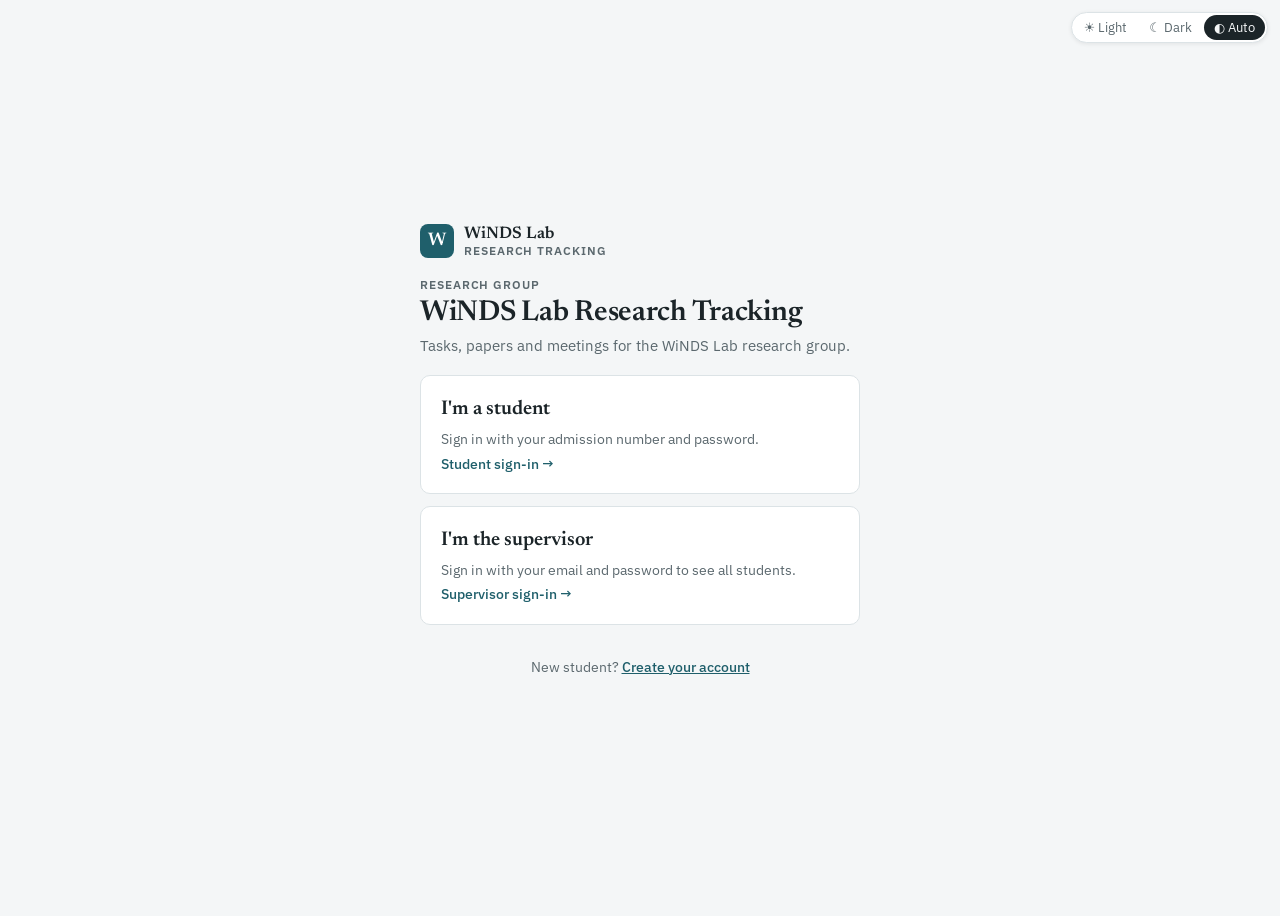
<file: index.html>
<!doctype html>
<html lang="en">
<head>
<meta charset="utf-8">
<meta name="viewport" content="width=device-width, initial-scale=1, viewport-fit=cover">
<title>WiNDS Lab Research Tracking</title>
<link rel="preconnect" href="https://fonts.googleapis.com">
<link rel="preconnect" href="https://fonts.gstatic.com" crossorigin>
<link rel="stylesheet" href="https://fonts.googleapis.com/css2?family=Newsreader:opsz,wght@6..72,500;6..72,600&family=IBM+Plex+Sans:wght@400;500;600&family=IBM+Plex+Mono:wght@400;500&display=swap">
<link rel="stylesheet" href="assets/app.css?v=20261125-1715">
<script src="assets/theme.js?v=20261125-1715"></script>
<style>
  .choices { display: grid; gap: 12px; }
  .choice { display: grid; gap: 4px; padding: 18px 20px; border: 1px solid var(--line); border-radius: 10px; background: var(--surface); color: var(--ink); text-decoration: none; }
  .choice:hover, .choice:focus-visible { border-color: var(--accent); box-shadow: inset 3px 0 0 var(--accent); outline: none; }
  .choice b { font-family: var(--f-display); font-size: 1.25rem; font-weight: 600; }
  .choice span { color: var(--muted); font-size: 0.9rem; }
  .choice .go { color: var(--accent); font-weight: 500; font-size: 0.88rem; }
</style>
</head>
<body>
<div class="auth-wrap">
  <div class="auth-card">
    <div class="auth-brand">
      <div class="auth-logo"><span class="brand-mark" aria-hidden="true">W</span><span class="brand-text"><b>WiNDS Lab</b><span>Research Tracking</span></span></div>
      <div class="label">Research group</div>
      <h1 id="groupName">WiNDS Lab Research Tracking</h1>
      <p>Tasks, papers and meetings for the WiNDS Lab research group.</p>
    </div>
    <nav class="choices" aria-label="Choose how to sign in">
      <a class="choice" href="student-login.html">
        <b>I'm a student</b>
        <span>Sign in with your admission number and password.</span>
        <span class="go">Student sign-in →</span>
      </a>
      <a class="choice" href="supervisor-login.html">
        <b>I'm the supervisor</b>
        <span>Sign in with your email and password to see all students.</span>
        <span class="go">Supervisor sign-in →</span>
      </a>
    </nav>
    <p class="auth-foot">New student? <a href="register.html">Create your account</a></p>
  </div>
</div>
<script type="module">
  import { configured, currentUser, isSupervisor } from "./assets/core.js?v=20261125-1715";
  import { GROUP_NAME } from "./assets/config.js?v=20261125-1715";
  document.getElementById("groupName").textContent = GROUP_NAME;
  document.title = GROUP_NAME;
  // Already signed in on this browser? Go straight to the right page.
  if (configured) { const u = await currentUser(); if (u) location.replace(isSupervisor(u) ? "dashboard.html" : "student.html"); }
</script>
</body>
</html>
</file>
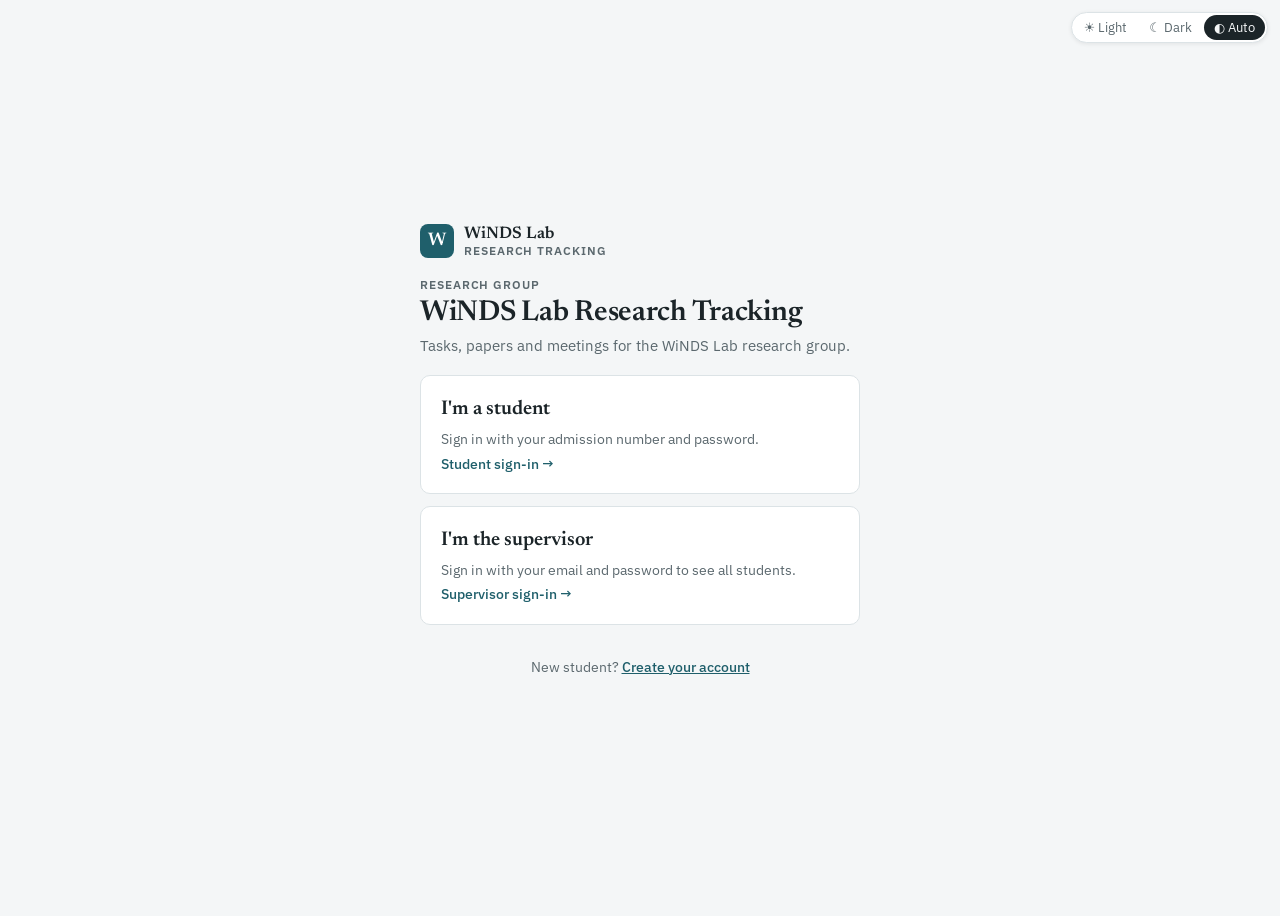
<file: dashboard.html>
<!doctype html>
<html lang="en">
<head>
<meta charset="utf-8">
<meta name="viewport" content="width=device-width, initial-scale=1, viewport-fit=cover">
<title>Supervisor Dashboard · WiNDS Lab Research Tracking</title>
<link rel="preconnect" href="https://fonts.googleapis.com">
<link rel="preconnect" href="https://fonts.gstatic.com" crossorigin>
<link rel="stylesheet" href="https://fonts.googleapis.com/css2?family=Newsreader:opsz,wght@6..72,500;6..72,600&family=IBM+Plex+Sans:wght@400;500;600&family=IBM+Plex+Mono:wght@400;500&display=swap">
<link rel="stylesheet" href="assets/app.css?v=20261125-1715">
<script src="assets/theme.js?v=20261125-1715"></script>
</head>
<body>
<header class="appbar">
  <div class="appbar-in">
    <a class="brand" href="index.html" aria-label="WiNDS Lab Research Tracking, home">
      <span class="brand-mark" aria-hidden="true">W</span>
      <span class="brand-text"><b>WiNDS Lab</b><span>Research Tracking</span></span>
    </a>
    <div class="appbar-right">
      <div id="themeSlot"></div>
      <div class="bell-wrap">
        <button class="bell" type="button" id="bellBtn" aria-label="Notifications" aria-haspopup="true" aria-expanded="false" title="Notifications">
          <svg viewBox="0 0 24 24" width="20" height="20" aria-hidden="true"><path d="M12 3a6 6 0 0 0-6 6v3.6l-1.6 2.7A1 1 0 0 0 5.3 17h13.4a1 1 0 0 0 .9-1.7L18 12.6V9a6 6 0 0 0-6-6Zm-2.2 15.5a2.3 2.3 0 0 0 4.4 0" fill="none" stroke="currentColor" stroke-width="1.7" stroke-linecap="round" stroke-linejoin="round"/></svg>
          <span class="bell-count" id="bellCount" hidden>0</span>
        </button>
        <div class="bell-panel" id="bellPanel" role="dialog" aria-label="Notifications" hidden>
          <div class="bell-head"><b>Notifications</b><button class="textlink" type="button" id="bellRead">Mark all as read</button></div>
          <ul class="bell-list" id="bellList"></ul>
          <div class="bell-foot" id="bellFoot"></div>
        </div>
      </div>
      <div class="account" id="account" hidden>
        <span class="avatar" id="avatar" aria-hidden="true"></span>
        <span class="acct-text"><b id="acctName"></b><span id="acctRole"></span></span>
      </div>
      <button class="btn ghost small signout" type="button" id="signOutBtn">Sign out</button>
    </div>
  </div>
</header>
<div class="app">
  <header class="top">
    <div>
      <div class="label" id="page-eyebrow">Supervisor dashboard</div>
      <h1 id="page-title">Research group</h1>
      <p id="page-sub">Tasks, papers and meetings for every student in the lab. Each student sees only their own.</p>
    </div>
  </header>
  <div class="course-bar" id="courseBar"></div>
  <div class="stats" id="stats"></div>
  <div class="layout">
    <aside class="roster">
      <div class="roster-head"><span class="label">Dashboard</span></div>
      <div class="roster-list" id="roster"></div>
      <section class="panel" id="joinPanel">
        <div class="label">Lab code</div>
        <div style="display:flex;align-items:center;gap:10px;flex-wrap:wrap"><b class="mono" id="joinShow" style="font-size:1.3rem;letter-spacing:0.12em">—</b><button class="btn ghost small" type="button" id="joinEditBtn">Change</button></div>
        <form id="joinForm" hidden><label class="fieldlabel">New lab code (4–12 letters or digits)<input id="joinNew" maxlength="12" autocomplete="off"></label><div class="row"><button class="btn small" type="submit">Save code</button><button class="btn ghost small" type="button" id="joinCancel">Cancel</button></div></form>
        <div class="label" style="margin-top:6px">Student sign-up link</div>
        <p class="note">Send students this link and the lab code. Without the code, nobody can create an account.</p>
        <code id="signupUrl" class="signup-url"></code>
        <button class="btn ghost small" type="button" id="copySignup">Copy link</button>
      </section>
    </aside>
    <main class="detail" id="detail"></main>
  </div>
</div>
<div id="status" role="status" hidden></div>
<script>
  if (location.protocol === "file:") document.getElementById("detail").innerHTML = '<div class="empty"><h3>Open the website address</h3><p>This page was opened as a file. Open your GitHub Pages address (https://YOUR-NAME.github.io/REPO/) instead.</p></div>';
</script>
<script type="module">
  import { start } from "./assets/tracker.js?v=20261125-1715";
  start("supervisor");
</script>
</body>
</html>
</file>
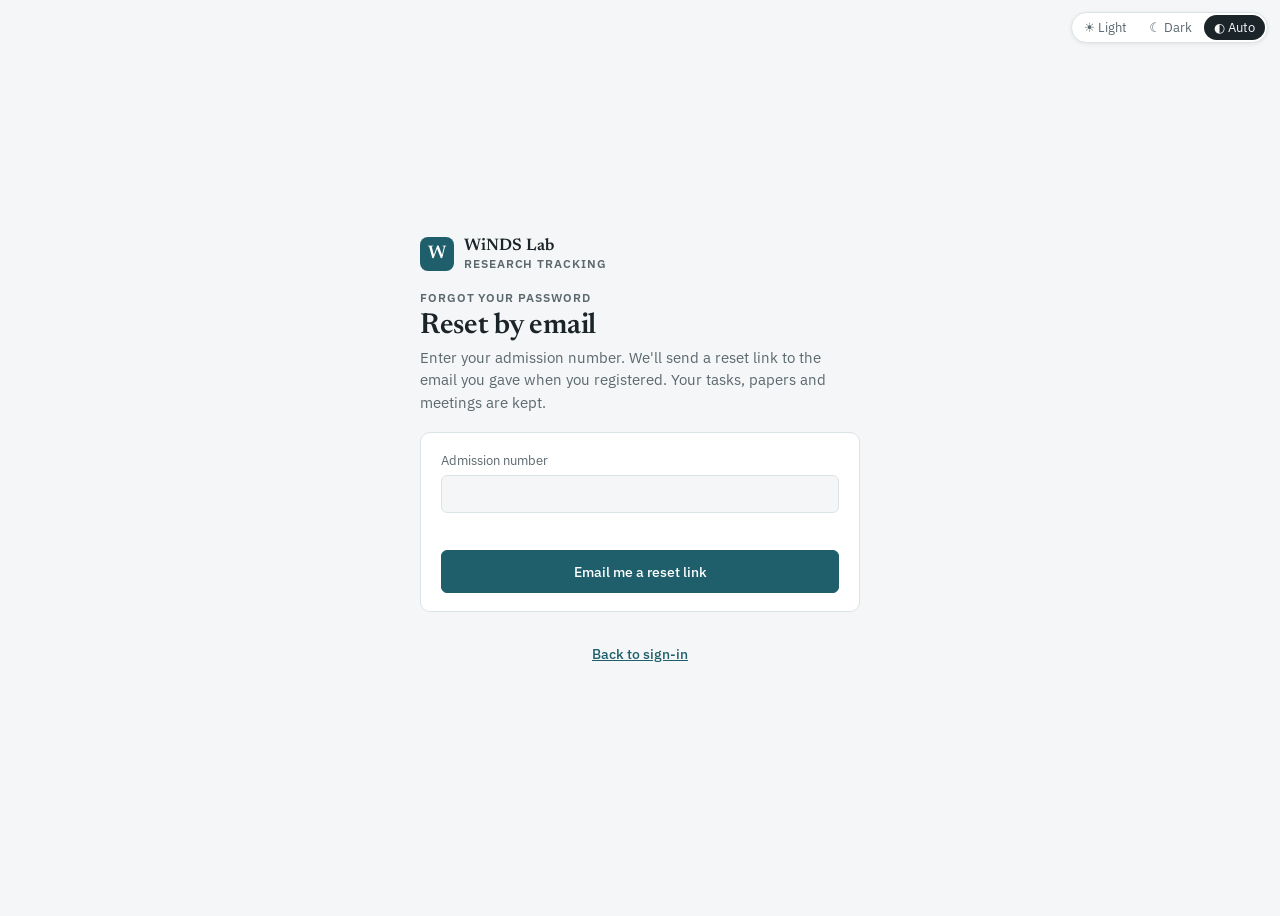
<file: forgot.html>
<!doctype html>
<html lang="en">
<head>
<meta charset="utf-8">
<meta name="viewport" content="width=device-width, initial-scale=1, viewport-fit=cover">
<title>Forgot password · WiNDS Lab Research Tracking</title>
<link rel="preconnect" href="https://fonts.googleapis.com">
<link rel="preconnect" href="https://fonts.gstatic.com" crossorigin>
<link rel="stylesheet" href="https://fonts.googleapis.com/css2?family=Newsreader:opsz,wght@6..72,500;6..72,600&family=IBM+Plex+Sans:wght@400;500;600&family=IBM+Plex+Mono:wght@400;500&display=swap">
<link rel="stylesheet" href="assets/app.css?v=20261125-1715">
<script src="assets/theme.js?v=20261125-1715"></script>
</head>
<body>
<div class="auth-wrap">
  <div class="auth-card">
    <div class="auth-brand">
      <div class="auth-logo"><span class="brand-mark" aria-hidden="true">W</span><span class="brand-text"><b>WiNDS Lab</b><span>Research Tracking</span></span></div>
      <div class="label" id="eyebrow">Forgot your password</div>
      <h1 id="title">Reset by email</h1>
      <p id="intro">Enter your admission number. We'll send a reset link to the email you gave when you registered. Your tasks, papers and meetings are kept.</p>
    </div>
    <section class="panel" id="card">
      <form id="form" novalidate>
        <label class="fieldlabel" id="whoLabel">Admission number<input id="who" required autocomplete="username"></label>
        <p class="err" id="err" role="alert"></p>
        <button class="btn block" type="submit" id="btn">Email me a reset link</button>
      </form>
    </section>
    <p class="auth-foot"><a id="back" href="student-login.html">Back to sign-in</a></p>
  </div>
</div>
<script type="module">
  import { configured, requestReset, authMessage, setupNotice } from "./assets/core.js?v=20261125-1715";
  const $ = id => document.getElementById(id);
  const sup = new URLSearchParams(location.search).get("who") === "supervisor";
  if (sup) {
    $("eyebrow").textContent = "Forgot your password";
    $("intro").textContent = "Enter your supervisor email. We'll send a link to choose a new password. All student records are kept.";
    $("whoLabel").firstChild.textContent = "Supervisor email";
    $("who").type = "email"; $("back").href = "supervisor-login.html";
  }
  if (!configured) setupNotice($("card"));
  $("form")?.addEventListener("submit", async e => {
    e.preventDefault(); $("err").textContent = "";
    const who = $("who").value.trim();
    if (!who) { $("err").textContent = sup ? "Enter your email." : "Enter your admission number."; return; }
    $("btn").disabled = true; $("btn").textContent = "Sending…";
    try {
      await requestReset(who);
      $("card").innerHTML = "";
      const box = document.createElement("div"); box.className = "empty";
      const h = document.createElement("h3"); h.textContent = "Check your email";
      const p1 = document.createElement("p"); p1.textContent = sup
        ? "If that email belongs to the supervisor account, a reset link is on its way. It works once, for 60 minutes."
        : "If that admission number is registered with an email, a reset link is on its way. It works once, for 60 minutes. Check your spam folder too.";
      const p2 = document.createElement("p"); p2.textContent = sup
        ? "No email after a few minutes? In the Apps Script editor, run newSetupKey and sign up again; student data is kept."
        : "No email after a few minutes, or no email on file? Ask your supervisor to reset your password from their dashboard.";
      box.append(h, p1, p2); $("card").append(box);
    } catch (err) { $("err").textContent = authMessage(err); $("btn").disabled = false; $("btn").textContent = "Email me a reset link"; }
  });
</script>
</body>
</html>
</file>
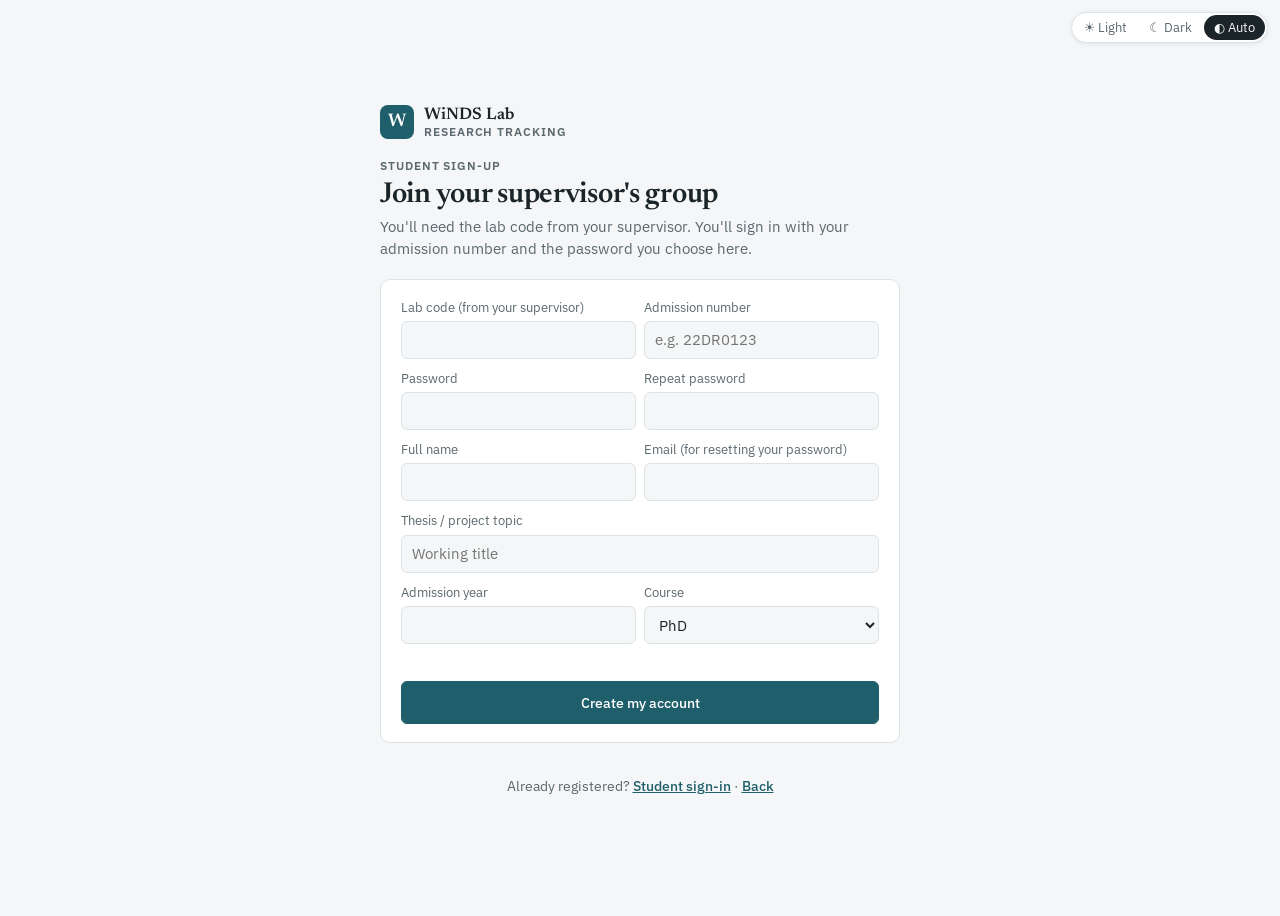
<file: register.html>
<!doctype html>
<html lang="en">
<head>
<meta charset="utf-8">
<meta name="viewport" content="width=device-width, initial-scale=1, viewport-fit=cover">
<title>Student registration · WiNDS Lab Research Tracking</title>
<link rel="preconnect" href="https://fonts.googleapis.com">
<link rel="preconnect" href="https://fonts.gstatic.com" crossorigin>
<link rel="stylesheet" href="https://fonts.googleapis.com/css2?family=Newsreader:opsz,wght@6..72,500;6..72,600&family=IBM+Plex+Sans:wght@400;500;600&family=IBM+Plex+Mono:wght@400;500&display=swap">
<link rel="stylesheet" href="assets/app.css?v=20261125-1715">
<script src="assets/theme.js?v=20261125-1715"></script>
</head>
<body>
<div class="auth-wrap">
  <div class="auth-card" style="max-width:520px">
    <div class="auth-brand">
      <div class="auth-logo"><span class="brand-mark" aria-hidden="true">W</span><span class="brand-text"><b>WiNDS Lab</b><span>Research Tracking</span></span></div>
      <div class="label">Student sign-up</div>
      <h1>Join your supervisor's group</h1>
      <p>You'll need the lab code from your supervisor. You'll sign in with your admission number and the password you choose here.</p>
    </div>

    <section class="panel" id="card">
      <form id="regForm" novalidate>
        <div class="row">
          <label class="fieldlabel">Lab code (from your supervisor)<input id="code" required maxlength="12" autocomplete="off"></label>
          <label class="fieldlabel">Admission number<input id="adm" required maxlength="40" autocomplete="username" placeholder="e.g. 22DR0123"></label>
        </div>
        <div class="row">
          <label class="fieldlabel">Password<input id="secret" type="password" required minlength="6" autocomplete="new-password"></label>
          <label class="fieldlabel">Repeat password<input id="secret2" type="password" required minlength="6" autocomplete="new-password"></label>
        </div>
        <div class="row">
          <label class="fieldlabel">Full name<input id="name" required maxlength="80"></label>
          <label class="fieldlabel">Email (for resetting your password)<input id="email" type="email" required maxlength="120" autocomplete="email"></label>
        </div>
        <label class="fieldlabel">Thesis / project topic<input id="topic" maxlength="200" placeholder="Working title"></label>
        <div class="row">
          <label class="fieldlabel">Admission year<input id="year" type="number" min="1990" max="2100"></label>
          <label class="fieldlabel">Course<select id="stage"></select></label>
        </div>
        <p class="err" id="err" role="alert"></p>
        <button class="btn block" type="submit" id="btn">Create my account</button>
      </form>
    </section>

    <p class="auth-foot">Already registered? <a href="student-login.html">Student sign-in</a> · <a href="index.html">Back</a></p>
  </div>
</div>

<script type="module">
  import { registerStudent, authMessage, configured, setupNotice } from "./assets/core.js?v=20261125-1715";
  if (!configured) setupNotice(document.getElementById("card"));
  const STAGES = ["PhD", "Masters", "B-Tech"];  // course; saved in the record as the student's course
  const $ = id => document.getElementById(id);
  for (const s of STAGES) { const o = document.createElement("option"); o.value = o.textContent = s; $("stage").append(o); }

  $("regForm")?.addEventListener("submit", async e => {
    e.preventDefault(); $("err").textContent = "";
    const v = id => $(id).value.trim();
    if (!v("code") || !v("adm") || !v("name")) { $("err").textContent = "Fill in the lab code, your admission number and your name."; return; }
    const yr = Number(v("year")), thisYear = new Date().getFullYear();
    if (v("year") && (!(yr >= 1990) || yr > thisYear + 1)) { $("err").textContent = "Check the admission year (1990–" + (thisYear + 1) + ")."; return; }
    if (!/^[^@\s]+@[^@\s]+\.[^@\s]+$/.test(v("email"))) { $("err").textContent = "Enter a valid email. It's used if you ever forget your password."; return; }
    if ($("secret").value.length < 6) { $("err").textContent = "Your password must be at least 6 characters."; return; }
    if ($("secret").value !== $("secret2").value) { $("err").textContent = "The two passwords don't match."; return; }
    $("btn").disabled = true;
    try {
      await registerStudent({ code: v("code"), adm: v("adm"), secret: $("secret").value, name: v("name"), email: v("email"), topic: v("topic"), year: v("year"), stage: $("stage").value });
      location.href = "student.html";
    } catch (err) { $("err").textContent = authMessage(err); }
    finally { $("btn").disabled = false; }
  });
</script>
</body>
</html>
</file>
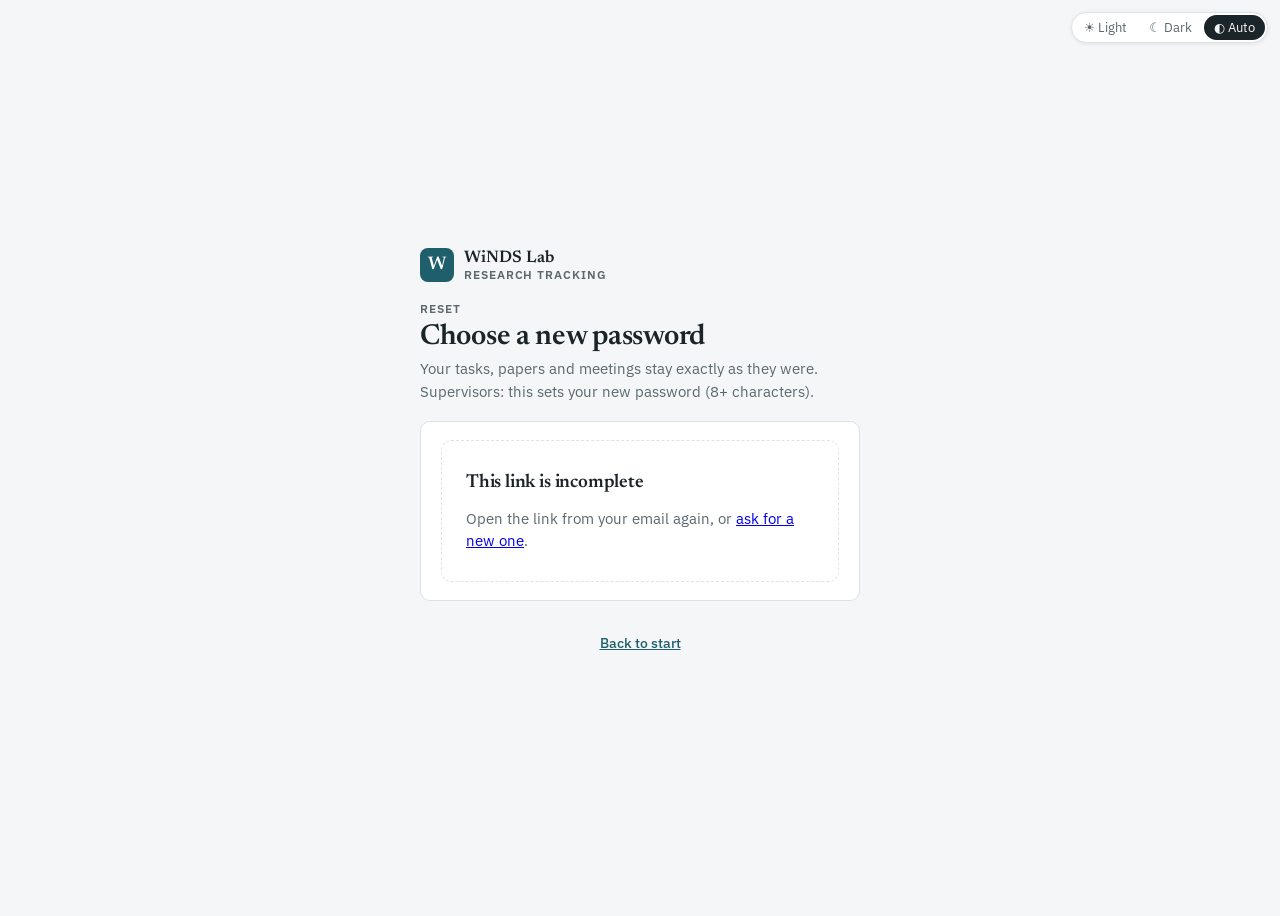
<file: reset.html>
<!doctype html>
<html lang="en">
<head>
<meta charset="utf-8">
<meta name="viewport" content="width=device-width, initial-scale=1, viewport-fit=cover">
<title>Choose a new code · WiNDS Lab Research Tracking</title>
<link rel="preconnect" href="https://fonts.googleapis.com">
<link rel="preconnect" href="https://fonts.gstatic.com" crossorigin>
<link rel="stylesheet" href="https://fonts.googleapis.com/css2?family=Newsreader:opsz,wght@6..72,500;6..72,600&family=IBM+Plex+Sans:wght@400;500;600&family=IBM+Plex+Mono:wght@400;500&display=swap">
<link rel="stylesheet" href="assets/app.css?v=20261125-1715">
<script src="assets/theme.js?v=20261125-1715"></script>
</head>
<body>
<div class="auth-wrap">
  <div class="auth-card">
    <div class="auth-brand">
      <div class="auth-logo"><span class="brand-mark" aria-hidden="true">W</span><span class="brand-text"><b>WiNDS Lab</b><span>Research Tracking</span></span></div>
      <div class="label">Reset</div>
      <h1>Choose a new password</h1>
      <p>Your tasks, papers and meetings stay exactly as they were. Supervisors: this sets your new password (8+ characters).</p>
    </div>
    <section class="panel" id="card">
      <form id="form" novalidate>
        <label class="fieldlabel">New password<input id="s1" type="password" required minlength="6" autocomplete="new-password"></label>
        <label class="fieldlabel">Repeat it<input id="s2" type="password" required minlength="6" autocomplete="new-password"></label>
        <p class="err" id="err" role="alert"></p>
        <button class="btn block" type="submit" id="btn">Save and sign in</button>
      </form>
    </section>
    <p class="auth-foot"><a href="index.html">Back to start</a></p>
  </div>
</div>
<script type="module">
  import { configured, resetWithToken, isSupervisor, authMessage, setupNotice } from "./assets/core.js?v=20261125-1715";
  const $ = id => document.getElementById(id);
  const token = new URLSearchParams(location.search).get("t");
  // Drop the token from the address bar so it isn't left in history or shared by accident.
  if (token) history.replaceState(null, "", location.pathname);
  if (!configured) setupNotice($("card"));
  else if (!token) $("card").innerHTML = '<div class="empty"><h3>This link is incomplete</h3><p>Open the link from your email again, or <a href="forgot.html">ask for a new one</a>.</p></div>';
  $("form")?.addEventListener("submit", async e => {
    e.preventDefault(); $("err").textContent = "";
    if ($("s1").value.length < 6) { $("err").textContent = "Use at least 6 characters."; return; }
    if ($("s1").value !== $("s2").value) { $("err").textContent = "The two entries don't match."; return; }
    $("btn").disabled = true;
    try { const u = await resetWithToken(token, $("s1").value); location.href = isSupervisor(u) ? "dashboard.html" : "student.html"; }
    catch (err) {
      $("err").innerHTML = "";
      $("err").append(authMessage(err) + " ");
      if (err.code === "expired") { const a = document.createElement("a"); a.href = "forgot.html"; a.textContent = "Send a new link"; $("err").append(a); }
      $("btn").disabled = false;
    }
  });
</script>
</body>
</html>
</file>
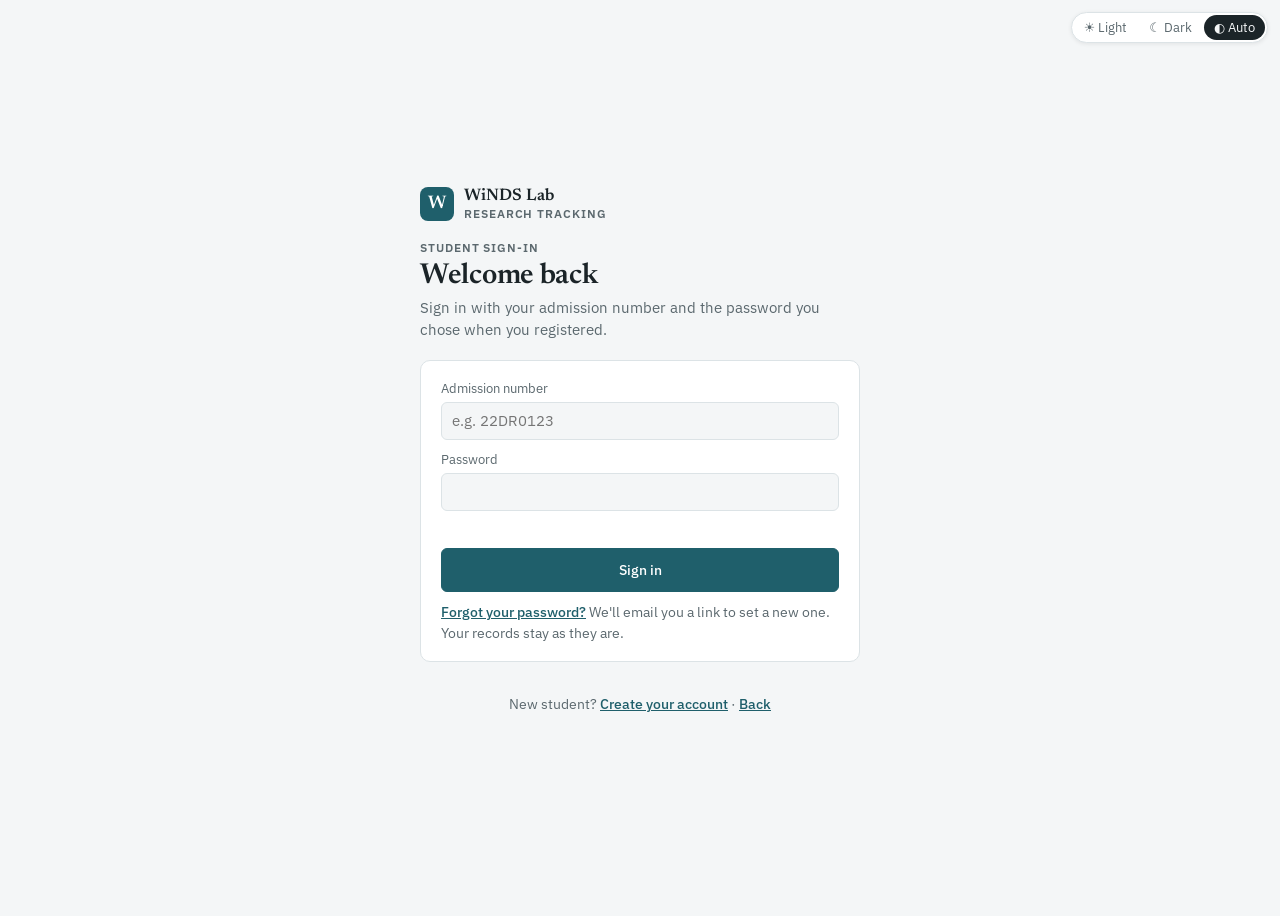
<file: student-login.html>
<!doctype html>
<html lang="en">
<head>
<meta charset="utf-8">
<meta name="viewport" content="width=device-width, initial-scale=1, viewport-fit=cover">
<title>Student sign-in · WiNDS Lab Research Tracking</title>
<link rel="preconnect" href="https://fonts.googleapis.com">
<link rel="preconnect" href="https://fonts.gstatic.com" crossorigin>
<link rel="stylesheet" href="https://fonts.googleapis.com/css2?family=Newsreader:opsz,wght@6..72,500;6..72,600&family=IBM+Plex+Sans:wght@400;500;600&family=IBM+Plex+Mono:wght@400;500&display=swap">
<link rel="stylesheet" href="assets/app.css?v=20261125-1715">
<script src="assets/theme.js?v=20261125-1715"></script>
</head>
<body>
<div class="auth-wrap">
  <div class="auth-card">
    <div class="auth-brand">
      <div class="auth-logo"><span class="brand-mark" aria-hidden="true">W</span><span class="brand-text"><b>WiNDS Lab</b><span>Research Tracking</span></span></div>
      <div class="label">Student sign-in</div>
      <h1>Welcome back</h1>
      <p>Sign in with your admission number and the password you chose when you registered.</p>
    </div>
    <section class="panel" id="card">
      <form id="form" novalidate>
        <label class="fieldlabel">Admission number<input id="adm" autocomplete="username" required placeholder="e.g. 22DR0123"></label>
        <label class="fieldlabel">Password<input id="secret" type="password" autocomplete="current-password" required></label>
        <p class="err" id="err" role="alert"></p>
        <button class="btn block" type="submit" id="btn">Sign in</button>
        <p class="note"><a class="textlink" href="forgot.html">Forgot your password?</a> We'll email you a link to set a new one. Your records stay as they are.</p>
      </form>
    </section>
    <p class="auth-foot">New student? <a href="register.html">Create your account</a> · <a href="index.html">Back</a></p>
  </div>
</div>
<script type="module">
  import { configured, currentUser, isSupervisor, signIn, signOut, authMessage, setupNotice } from "./assets/core.js?v=20261125-1715";
  const $ = id => document.getElementById(id);
  if (!configured) setupNotice($("card"));
  else { const u = await currentUser(); if (u) location.replace(isSupervisor(u) ? "dashboard.html" : "student.html"); }

  $("form")?.addEventListener("submit", async e => {
    e.preventDefault(); $("err").textContent = "";
    const adm = $("adm").value.trim(), secret = $("secret").value;
    if (!adm || !secret) { $("err").textContent = "Enter your admission number and password."; return; }
    if (adm.includes("@")) { $("err").innerHTML = 'That looks like an email. Supervisors sign in on the <a href="supervisor-login.html">supervisor page</a>.'; return; }
    $("btn").disabled = true; $("btn").textContent = "Signing in…";
    try {
      const u = await signIn(adm, secret);
      if (isSupervisor(u)) { await signOut(); return; }
      location.href = "student.html";
    } catch (err) { $("err").textContent = authMessage(err); }
    finally { $("btn").disabled = false; $("btn").textContent = "Sign in"; }
  });
</script>
</body>
</html>
</file>
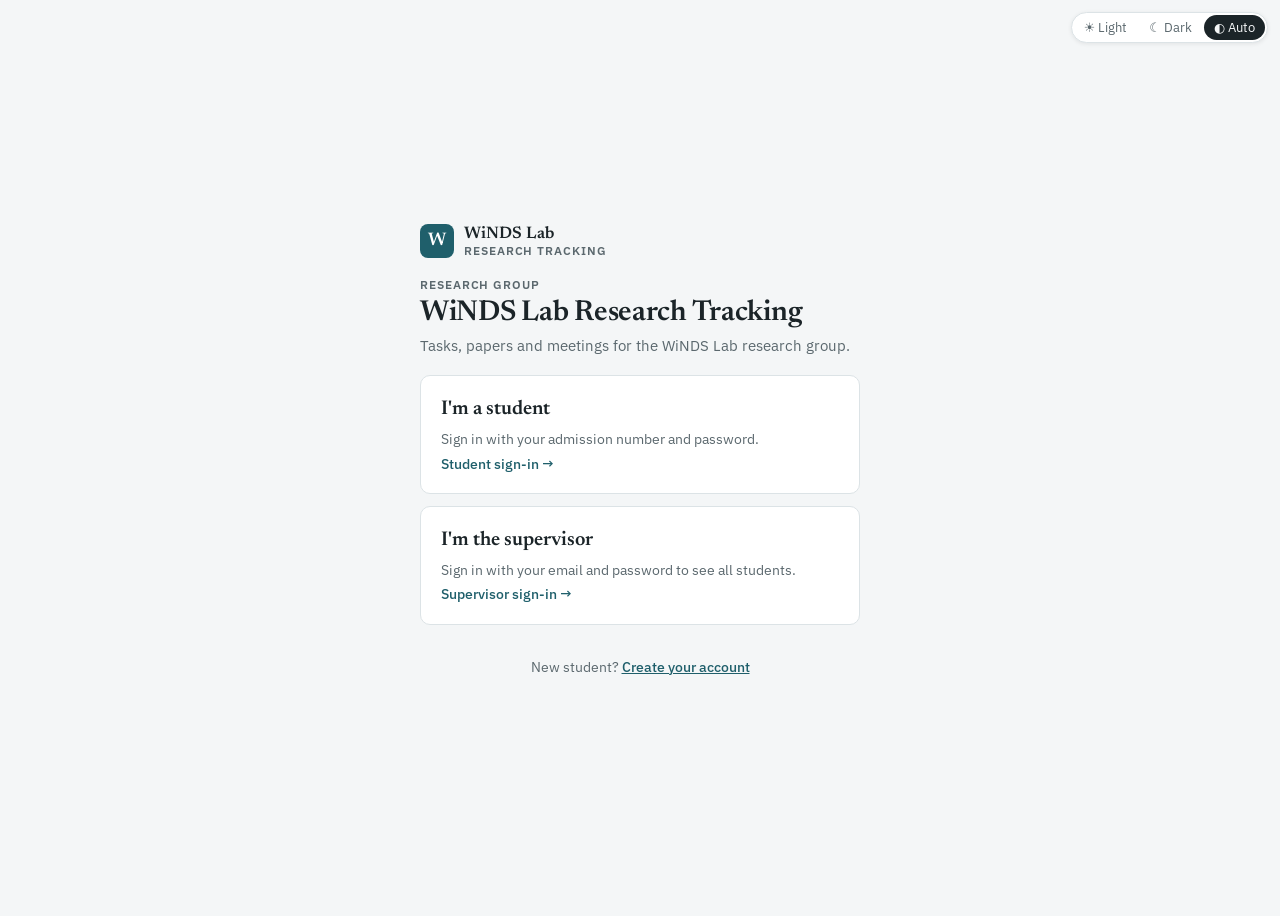
<file: student.html>
<!doctype html>
<html lang="en">
<head>
<meta charset="utf-8">
<meta name="viewport" content="width=device-width, initial-scale=1, viewport-fit=cover">
<title>My Record · WiNDS Lab Research Tracking</title>
<link rel="preconnect" href="https://fonts.googleapis.com">
<link rel="preconnect" href="https://fonts.gstatic.com" crossorigin>
<link rel="stylesheet" href="https://fonts.googleapis.com/css2?family=Newsreader:opsz,wght@6..72,500;6..72,600&family=IBM+Plex+Sans:wght@400;500;600&family=IBM+Plex+Mono:wght@400;500&display=swap">
<link rel="stylesheet" href="assets/app.css?v=20261125-1715">
<script src="assets/theme.js?v=20261125-1715"></script>
<style>.layout { grid-template-columns: minmax(0, 1fr); }</style>
</head>
<body>
<header class="appbar">
  <div class="appbar-in">
    <a class="brand" href="index.html" aria-label="WiNDS Lab Research Tracking, home">
      <span class="brand-mark" aria-hidden="true">W</span>
      <span class="brand-text"><b>WiNDS Lab</b><span>Research Tracking</span></span>
    </a>
    <div class="appbar-right">
      <div id="themeSlot"></div>
      <div class="bell-wrap">
        <button class="bell" type="button" id="bellBtn" aria-label="Notifications" aria-haspopup="true" aria-expanded="false" title="Notifications">
          <svg viewBox="0 0 24 24" width="20" height="20" aria-hidden="true"><path d="M12 3a6 6 0 0 0-6 6v3.6l-1.6 2.7A1 1 0 0 0 5.3 17h13.4a1 1 0 0 0 .9-1.7L18 12.6V9a6 6 0 0 0-6-6Zm-2.2 15.5a2.3 2.3 0 0 0 4.4 0" fill="none" stroke="currentColor" stroke-width="1.7" stroke-linecap="round" stroke-linejoin="round"/></svg>
          <span class="bell-count" id="bellCount" hidden>0</span>
        </button>
        <div class="bell-panel" id="bellPanel" role="dialog" aria-label="Notifications" hidden>
          <div class="bell-head"><b>Notifications</b><button class="textlink" type="button" id="bellRead">Mark all as read</button></div>
          <ul class="bell-list" id="bellList"></ul>
          <div class="bell-foot" id="bellFoot"></div>
        </div>
      </div>
      <div class="account" id="account" hidden>
        <span class="avatar" id="avatar" aria-hidden="true"></span>
        <span class="acct-text"><b id="acctName"></b><span id="acctRole"></span></span>
      </div>
      <button class="btn ghost small signout" type="button" id="signOutBtn">Sign out</button>
    </div>
  </div>
</header>
<div class="app">
  <header class="top">
    <div>
      <div class="label" id="page-eyebrow">My research</div>
      <h1 id="page-title">Welcome</h1>
      <p id="page-sub">Your tasks, papers and meetings, shared only with your supervisor. Conferences are shared with the whole lab.</p>
    </div>
  </header>
  <div class="stats" id="stats"></div>
  <div class="layout">
    <aside class="roster" hidden><div class="roster-list" id="roster"></div><section id="joinPanel" hidden></section></aside>
    <main class="detail" id="detail"></main>
  </div>
</div>
<div id="status" role="status" hidden></div>
<script>
  if (location.protocol === "file:") document.getElementById("detail").innerHTML = '<div class="empty"><h3>Open the website address</h3><p>This page was opened as a file. Open your GitHub Pages address (https://YOUR-NAME.github.io/REPO/) instead.</p></div>';
</script>
<script type="module">
  import { start } from "./assets/tracker.js?v=20261125-1715";
  start("student");
</script>
</body>
</html>
</file>
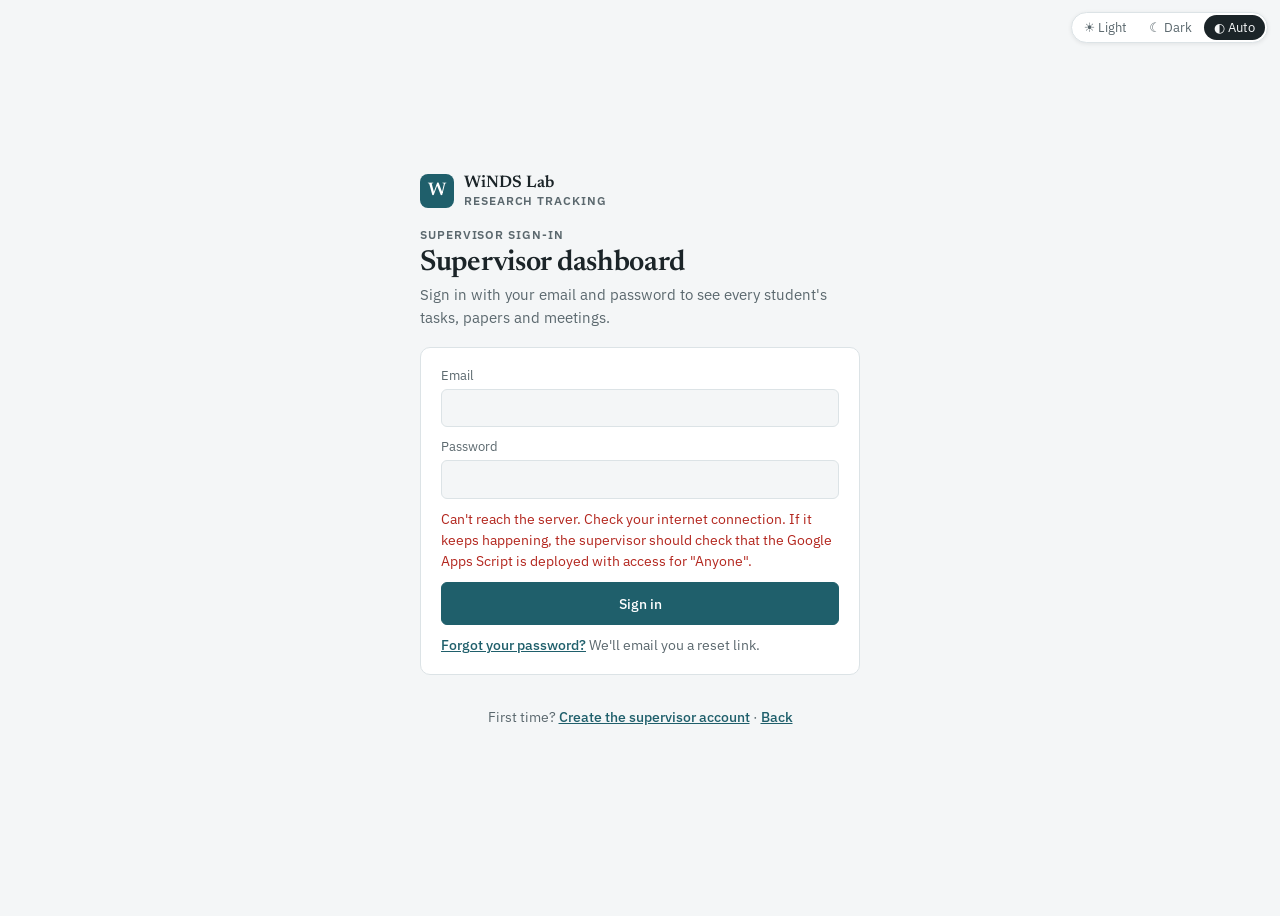
<file: supervisor-login.html>
<!doctype html>
<html lang="en">
<head>
<meta charset="utf-8">
<meta name="viewport" content="width=device-width, initial-scale=1, viewport-fit=cover">
<title>Supervisor sign-in · WiNDS Lab Research Tracking</title>
<link rel="preconnect" href="https://fonts.googleapis.com">
<link rel="preconnect" href="https://fonts.gstatic.com" crossorigin>
<link rel="stylesheet" href="https://fonts.googleapis.com/css2?family=Newsreader:opsz,wght@6..72,500;6..72,600&family=IBM+Plex+Sans:wght@400;500;600&family=IBM+Plex+Mono:wght@400;500&display=swap">
<link rel="stylesheet" href="assets/app.css?v=20261125-1715">
<script src="assets/theme.js?v=20261125-1715"></script>
</head>
<body>
<div class="auth-wrap">
  <div class="auth-card">
    <div class="auth-brand">
      <div class="auth-logo"><span class="brand-mark" aria-hidden="true">W</span><span class="brand-text"><b>WiNDS Lab</b><span>Research Tracking</span></span></div>
      <div class="label">Supervisor sign-in</div>
      <h1>Supervisor dashboard</h1>
      <p>Sign in with your email and password to see every student's tasks, papers and meetings.</p>
    </div>
    <section class="panel" id="card">
      <form id="form" novalidate>
        <label class="fieldlabel">Email<input id="email" type="email" autocomplete="username" required></label>
        <label class="fieldlabel">Password<input id="pass" type="password" autocomplete="current-password" required></label>
        <p class="err" id="err" role="alert"></p>
        <button class="btn block" type="submit" id="btn">Sign in</button>
        <p class="note"><a class="textlink" href="forgot.html?who=supervisor">Forgot your password?</a> We'll email you a reset link.</p>
      </form>
    </section>
    <p class="auth-foot" id="foot">First time? <a href="supervisor-signup.html">Create the supervisor account</a> · <a href="index.html">Back</a></p>
  </div>
</div>
<script type="module">
  import { configured, currentUser, isSupervisor, signIn, signOut, getStatus, authMessage, setupNotice } from "./assets/core.js?v=20261125-1715";
  const $ = id => document.getElementById(id);
  if (!configured) setupNotice($("card"));
  else {
    const u = await currentUser();
    if (u) location.replace(isSupervisor(u) ? "dashboard.html" : "student.html");
    else {
      try { const st = await getStatus(); if (st.setupNeeded) location.replace("supervisor-signup.html"); }
      catch (e) { $("err").textContent = authMessage(e); }
    }
  }

  $("form")?.addEventListener("submit", async e => {
    e.preventDefault(); $("err").textContent = "";
    const email = $("email").value.trim(), pass = $("pass").value;
    if (!email.includes("@") || !pass) { $("err").textContent = "Enter your email and password."; return; }
    $("btn").disabled = true; $("btn").textContent = "Signing in…";
    try {
      const u = await signIn(email, pass);
      if (!isSupervisor(u)) { await signOut(); return; }
      location.href = "dashboard.html";
    } catch (err) { $("err").textContent = authMessage(err); }
    finally { $("btn").disabled = false; $("btn").textContent = "Sign in"; }
  });
</script>
</body>
</html>
</file>
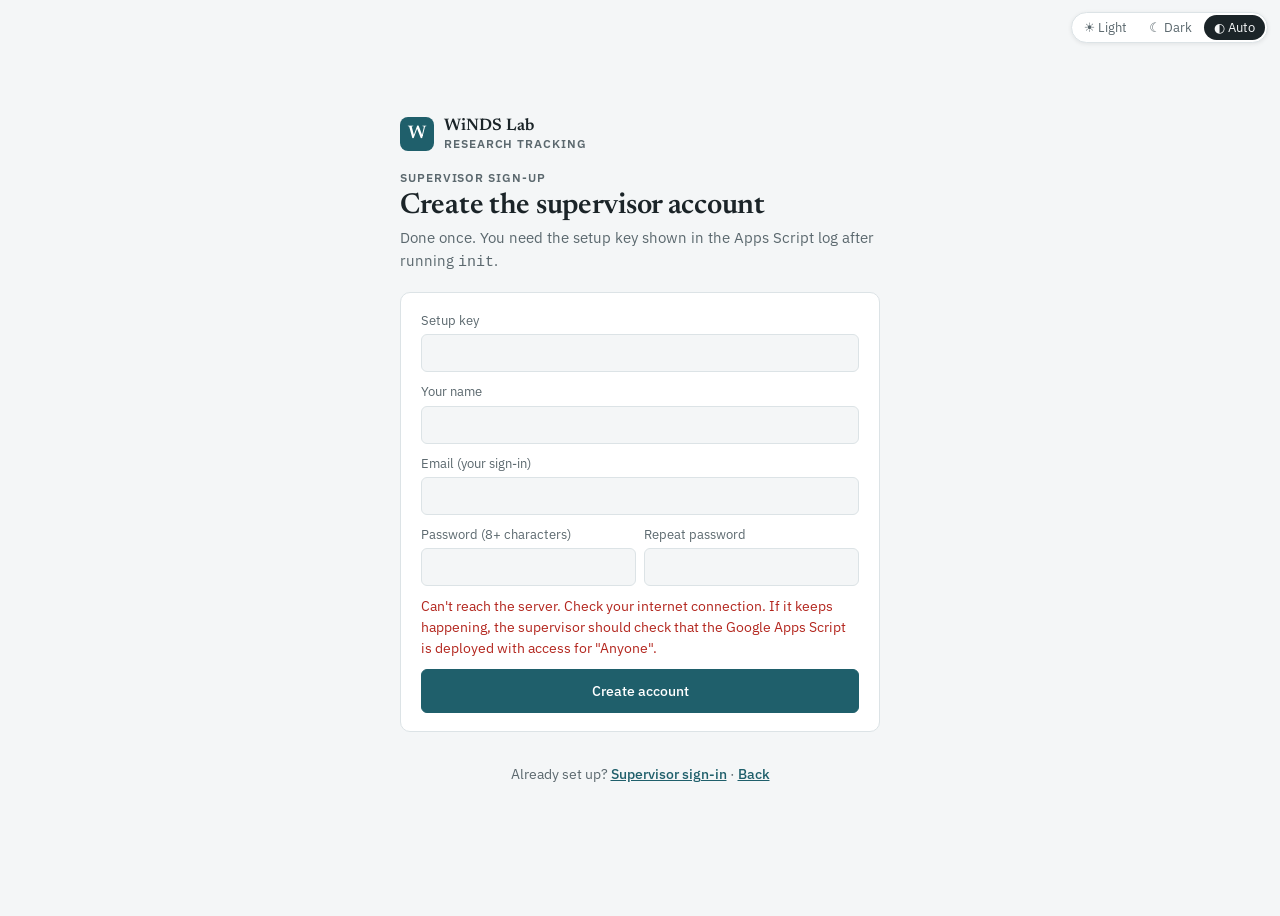
<file: supervisor-signup.html>
<!doctype html>
<html lang="en">
<head>
<meta charset="utf-8">
<meta name="viewport" content="width=device-width, initial-scale=1, viewport-fit=cover">
<title>Supervisor sign-up · WiNDS Lab Research Tracking</title>
<link rel="preconnect" href="https://fonts.googleapis.com">
<link rel="preconnect" href="https://fonts.gstatic.com" crossorigin>
<link rel="stylesheet" href="https://fonts.googleapis.com/css2?family=Newsreader:opsz,wght@6..72,500;6..72,600&family=IBM+Plex+Sans:wght@400;500;600&family=IBM+Plex+Mono:wght@400;500&display=swap">
<link rel="stylesheet" href="assets/app.css?v=20261125-1715">
<script src="assets/theme.js?v=20261125-1715"></script>
</head>
<body>
<div class="auth-wrap">
  <div class="auth-card" style="max-width:480px">
    <div class="auth-brand">
      <div class="auth-logo"><span class="brand-mark" aria-hidden="true">W</span><span class="brand-text"><b>WiNDS Lab</b><span>Research Tracking</span></span></div>
      <div class="label">Supervisor sign-up</div>
      <h1>Create the supervisor account</h1>
      <p>Done once. You need the setup key shown in the Apps Script log after running <code>init</code>.</p>
    </div>
    <section class="panel" id="card">
      <form id="form" novalidate>
        <label class="fieldlabel">Setup key<input id="key" autocomplete="off" required></label>
        <label class="fieldlabel">Your name<input id="name" maxlength="80" required></label>
        <label class="fieldlabel">Email (your sign-in)<input id="email" type="email" autocomplete="username" required></label>
        <div class="row">
          <label class="fieldlabel">Password (8+ characters)<input id="pass" type="password" autocomplete="new-password" required minlength="8"></label>
          <label class="fieldlabel">Repeat password<input id="pass2" type="password" autocomplete="new-password" required minlength="8"></label>
        </div>
        <p class="err" id="err" role="alert"></p>
        <button class="btn block" type="submit" id="btn">Create account</button>
      </form>
    </section>
    <p class="auth-foot">Already set up? <a href="supervisor-login.html">Supervisor sign-in</a> · <a href="index.html">Back</a></p>
  </div>
</div>
<script type="module">
  import { configured, getStatus, setupSupervisor, authMessage, setupNotice } from "./assets/core.js?v=20261125-1715";
  const $ = id => document.getElementById(id);
  if (!configured) setupNotice($("card"));
  else {
    try {
      const st = await getStatus();
      if (!st.setupNeeded) $("card").innerHTML = '<div class="empty"><h3>The supervisor account already exists</h3><p>Sign in on the <a href="supervisor-login.html">supervisor sign-in page</a>. To replace it, run <code>newSetupKey</code> in the Apps Script editor first.</p></div>';
    } catch (e) { $("err").textContent = authMessage(e); }
  }

  $("form")?.addEventListener("submit", async e => {
    e.preventDefault(); $("err").textContent = "";
    const v = id => $(id).value.trim();
    if (!v("key") || !v("name") || !v("email").includes("@")) { $("err").textContent = "Fill in the setup key, your name and your email."; return; }
    if ($("pass").value.length < 8) { $("err").textContent = "Use a password of at least 8 characters."; return; }
    if ($("pass").value !== $("pass2").value) { $("err").textContent = "The two passwords don't match."; return; }
    $("btn").disabled = true;
    try { await setupSupervisor(v("key"), v("email"), $("pass").value, v("name")); location.href = "dashboard.html"; }
    catch (err) { $("err").textContent = authMessage(err); $("btn").disabled = false; }
  });
</script>
</body>
</html>
</file>
<file: assets/app.css>
[hidden] { display: none !important; }
/* Layout: roster rail on the left; selected student's task register, task-wise meeting form and meeting log on the right; stacks on phones */
:root {
  --bg: #f4f6f7; --surface: #ffffff; --sunk: #eef2f3; --ink: #1b2428; --muted: #5b686e; --line: #dce3e6;
  --accent: #1f5f6b; --accent-soft: #e2eef0; --on-accent: #ffffff;
  --warn: #9a520b; --warn-soft: #fbefe0; --bad: #b3261e; --bad-soft: #fbe6e4; --good: #2e6b3a; --good-soft: #e4f1e6;
  --tasks-bg: #eef4fc; --tasks-line: #c8daf3; --tasks-ink: #2a5c9e;
  --pubs-bg: #edf7ef; --pubs-line: #c6e3cb; --pubs-ink: #2e6b3a;
  --refs-bg: #f4f0fb; --refs-line: #dcd0f0; --refs-ink: #5b3f96;
  --meet-bg: #fdf3ea; --meet-line: #f0d6bd; --meet-ink: #96531c;
  --conf-bg: #fdeef3; --conf-line: #f1cddb; --conf-ink: #a3365f;
  --mine-bg: #eef3f1; --mine-line: #c9dad4; --mine-ink: #2f5e52;
  --leave-bg: #eaf5f8; --leave-line: #c0dfe7; --leave-ink: #1d6577;
  --msg-bg: #f1f0fa; --msg-line: #d6d3ee; --msg-ink: #4a3f9a; --bubble-mine: #2f5f8a; --bubble-mine-ink: #ffffff;
  --fb-bg: #fff7cc; --fb-line: #e6b800; --fb-ink: #6b5200;
  --f-display: "Newsreader", Georgia, "Times New Roman", serif;
  --f-body: "IBM Plex Sans", system-ui, -apple-system, "Segoe UI", sans-serif;
  --f-mono: "IBM Plex Mono", ui-monospace, Menlo, Consolas, monospace;
}
@media (prefers-color-scheme: dark) { :root:not([data-theme="light"]) {
  --bg: #11171a; --surface: #182024; --sunk: #141b1e; --ink: #e2e9eb; --muted: #95a3a9; --line: #2a363b;
  --accent: #74b6c2; --accent-soft: #1b3136; --on-accent: #0c1a1d;
  --warn: #e3a35c; --warn-soft: #382916; --bad: #f08b81; --bad-soft: #3c1f1c; --good: #86c792; --good-soft: #1c3121;
  --tasks-bg: #172230; --tasks-line: #2a3d57; --tasks-ink: #8fb6ea;
  --pubs-bg: #16251b; --pubs-line: #2a4431; --pubs-ink: #8fcf9a;
  --refs-bg: #211b2d; --refs-line: #3a2f52; --refs-ink: #c2acec;
  --meet-bg: #2a1f15; --meet-line: #4d3825; --meet-ink: #efb586;
  --conf-bg: #2c1820; --conf-line: #50303d; --conf-ink: #f19bbd;
  --mine-bg: #18221f; --mine-line: #2e443d; --mine-ink: #93cdbb;
  --leave-bg: #13252a; --leave-line: #26464e; --leave-ink: #86cbd9;
  --msg-bg: #1b1a2a; --msg-line: #34324f; --msg-ink: #b7affa; --bubble-mine: #3d6f9c; --bubble-mine-ink: #f4f8fc;
  --fb-bg: #33290b; --fb-line: #b8920a; --fb-ink: #f4d67a;
  color-scheme: dark; } }
:root[data-theme="dark"] {
  --bg: #11171a; --surface: #182024; --sunk: #141b1e; --ink: #e2e9eb; --muted: #95a3a9; --line: #2a363b;
  --accent: #74b6c2; --accent-soft: #1b3136; --on-accent: #0c1a1d;
  --warn: #e3a35c; --warn-soft: #382916; --bad: #f08b81; --bad-soft: #3c1f1c; --good: #86c792; --good-soft: #1c3121;
  --tasks-bg: #172230; --tasks-line: #2a3d57; --tasks-ink: #8fb6ea;
  --pubs-bg: #16251b; --pubs-line: #2a4431; --pubs-ink: #8fcf9a;
  --refs-bg: #211b2d; --refs-line: #3a2f52; --refs-ink: #c2acec;
  --meet-bg: #2a1f15; --meet-line: #4d3825; --meet-ink: #efb586;
  --conf-bg: #2c1820; --conf-line: #50303d; --conf-ink: #f19bbd;
  --mine-bg: #18221f; --mine-line: #2e443d; --mine-ink: #93cdbb;
  --leave-bg: #13252a; --leave-line: #26464e; --leave-ink: #86cbd9;
  --msg-bg: #1b1a2a; --msg-line: #34324f; --msg-ink: #b7affa; --bubble-mine: #3d6f9c; --bubble-mine-ink: #f4f8fc;
  --fb-bg: #33290b; --fb-line: #b8920a; --fb-ink: #f4d67a;
  color-scheme: dark; }

body { background: var(--bg); color: var(--ink); font-family: var(--f-body); font-size: 15px; line-height: 1.5; }
* { box-sizing: border-box; }
.app { max-width: 1240px; margin: 0 auto; padding-block: 28px 64px; padding-left: max(16px, env(safe-area-inset-left, 0px)); padding-right: max(16px, env(safe-area-inset-right, 0px)); display: grid; gap: 24px; }
h1, h2, h3, h4 { font-family: var(--f-display); font-weight: 600; margin: 0; text-wrap: balance; letter-spacing: -0.01em; }
h1 { font-size: 2rem; line-height: 1.15; }
h2 { font-size: 1.6rem; line-height: 1.2; }
h3 { font-size: 1.18rem; }
h4 { font-size: 1rem; }
.label { font-size: 0.72rem; text-transform: uppercase; letter-spacing: 0.08em; color: var(--muted); font-weight: 600; }
.muted { color: var(--muted); }
.mono { font-family: var(--f-mono); font-variant-numeric: tabular-nums; }

header.top { display: flex; flex-wrap: wrap; justify-content: space-between; align-items: end; gap: 16px 32px; padding-bottom: 20px; border-bottom: 1px solid var(--line); }
header.top p { margin: 4px 0 0; color: var(--muted); }
.stats { display: flex; flex-wrap: wrap; gap: 8px 26px; }
.stat { display: grid; }
.stat b { font-family: var(--f-mono); font-size: 1.45rem; font-weight: 500; font-variant-numeric: tabular-nums; line-height: 1.2; }
.stat.alert b { color: var(--bad); }

.layout { display: grid; grid-template-columns: 280px minmax(0, 1fr); gap: 24px; align-items: start; }
@media (max-width: 860px) { .layout { grid-template-columns: minmax(0, 1fr); } }

aside.roster { display: grid; gap: 10px; }
.roster-head { display: flex; justify-content: space-between; align-items: center; }
.roster-list { display: grid; gap: 6px; }
.r-item { text-align: left; width: 100%; background: transparent; border: 1px solid transparent; border-radius: 8px; padding: 10px 12px; cursor: pointer; display: grid; gap: 3px; color: var(--ink); font: inherit; }
.r-item:hover { background: var(--surface); border-color: var(--line); }
.r-item[aria-current="true"] { background: var(--surface); border-color: var(--accent); box-shadow: inset 3px 0 0 var(--accent); }
.r-item .nm { font-weight: 600; }
.r-item .meta { font-size: 0.82rem; color: var(--muted); display: flex; flex-wrap: wrap; gap: 4px 10px; align-items: center; }

.chip { display: inline-flex; align-items: center; font-size: 0.75rem; padding: 1px 8px; border-radius: 999px; background: var(--accent-soft); color: var(--accent); font-weight: 500; white-space: nowrap; }
.chip.bad { background: var(--bad-soft); color: var(--bad); }
.chip.warn { background: var(--warn-soft); color: var(--warn); }
.chip.good { background: var(--good-soft); color: var(--good); }
.chip.plain { background: transparent; border: 1px solid var(--line); color: var(--muted); }

main.detail { display: grid; gap: 20px; min-width: 0; }
.panel { background: var(--surface); border: 1px solid var(--line); border-radius: 10px; padding: 18px 20px; display: grid; gap: 14px; min-width: 0; }
.panel-head { display: flex; justify-content: space-between; align-items: baseline; gap: 12px; flex-wrap: wrap; }
.cols { display: grid; grid-template-columns: minmax(0, 1fr) minmax(0, 1fr); gap: 20px; align-items: start; }
@media (max-width: 1050px) { .cols { grid-template-columns: minmax(0, 1fr); } }

.s-head { display: flex; flex-wrap: wrap; justify-content: space-between; gap: 12px 24px; align-items: start; }
.s-head .topic { margin: 6px 0 0; color: var(--muted); max-width: 62ch; }
.s-controls { display: flex; flex-wrap: wrap; gap: 8px; align-items: end; }
.s-figs { display: grid; grid-template-columns: repeat(auto-fit, minmax(112px, 1fr)); gap: 8px; padding-top: 12px; border-top: 1px solid var(--line); }
.s-figs .stat { background: var(--bg); border-radius: 8px; padding: 8px 10px; }
.s-figs .stat b { font-size: 1.2rem; }

form { display: grid; gap: 10px; }
.row { display: flex; flex-wrap: wrap; gap: 8px; }
.row > * { flex: 1 1 150px; min-width: 0; }
input, select, textarea { font: inherit; font-size: 0.92rem; color: var(--ink); background: var(--bg); border: 1px solid var(--line); border-radius: 6px; padding: 7px 10px; width: 100%; }
input[type=range] { padding: 0; border: none; background: transparent; accent-color: var(--accent); }
textarea { resize: vertical; min-height: 64px; }
input:focus-visible, select:focus-visible, textarea:focus-visible, button:focus-visible, summary:focus-visible { outline: 2px solid var(--accent); outline-offset: 1px; }
.fieldlabel { display: grid; gap: 4px; font-size: 0.8rem; color: var(--muted); }
button { font: inherit; font-size: 0.9rem; cursor: pointer; }
.btn { border: 1px solid var(--accent); background: var(--accent); color: var(--on-accent); border-radius: 6px; padding: 7px 14px; font-weight: 500; }
.btn.ghost { background: transparent; color: var(--accent); }
.btn.danger { border-color: var(--bad); background: transparent; color: var(--bad); }
.btn.danger.armed { background: var(--bad); color: var(--surface); }
.btn.small { padding: 4px 10px; font-size: 0.82rem; }
.linkish { background: none; border: none; padding: 0; color: var(--accent); font-weight: 500; text-align: left; }
.linkish:hover { text-decoration: underline; }

/* task register */
.filters { display: flex; flex-wrap: wrap; gap: 6px; }
.filters button { border: 1px solid var(--line); background: transparent; color: var(--muted); border-radius: 999px; padding: 3px 12px; font-size: 0.82rem; }
.filters button[aria-pressed="true"] { background: var(--ink); color: var(--bg); border-color: var(--ink); }
.tasks { display: grid; gap: 8px; }
.task { border: 1px solid var(--line); border-radius: 8px; background: var(--surface); }
.task.done { background: var(--sunk); }
.task > summary { list-style: none; cursor: pointer; padding: 12px 14px; display: grid; grid-template-columns: minmax(0, 1fr) auto; gap: 6px 16px; align-items: center; }
.task > summary::-webkit-details-marker { display: none; }
.task[open] > summary { border-bottom: 1px solid var(--line); }
.t-title { font-weight: 600; overflow-wrap: anywhere; }
.t-sub { display: flex; flex-wrap: wrap; gap: 6px 10px; align-items: center; font-size: 0.8rem; color: var(--muted); margin-top: 4px; }
.t-right { display: grid; justify-items: end; gap: 4px; min-width: 120px; }
.days { font-family: var(--f-mono); font-size: 0.85rem; font-weight: 500; white-space: nowrap; font-variant-numeric: tabular-nums; }
.days.bad { color: var(--bad); } .days.good { color: var(--good); }
.prog { display: flex; align-items: center; gap: 8px; width: 140px; max-width: 100%; }
.bar { flex: 1; height: 6px; border-radius: 3px; background: var(--line); overflow: hidden; }
.bar i { display: block; height: 100%; background: var(--accent); }
.task.done .bar i { background: var(--good); }
.prog span { font-family: var(--f-mono); font-size: 0.78rem; width: 3.2em; text-align: right; font-variant-numeric: tabular-nums; }
@media (max-width: 560px) { .task > summary { grid-template-columns: minmax(0, 1fr); } .t-right { justify-items: start; } }
.t-body { padding: 14px; display: grid; gap: 14px; }
.facts { display: grid; grid-template-columns: repeat(auto-fit, minmax(130px, 1fr)); gap: 10px 16px; margin: 0; }
.facts div { display: grid; gap: 1px; }
.facts dt { font-size: 0.72rem; text-transform: uppercase; letter-spacing: 0.07em; color: var(--muted); font-weight: 600; }
.facts dd { margin: 0; font-family: var(--f-mono); font-size: 0.88rem; font-variant-numeric: tabular-nums; }
.t-details { white-space: pre-wrap; overflow-wrap: anywhere; margin: 0; max-width: 70ch; }
.hist { list-style: none; margin: 0; padding: 0 0 0 14px; border-left: 2px solid var(--line); display: grid; gap: 10px; }
.hist li { position: relative; display: grid; gap: 2px; }
.hist li::before { content: ""; position: absolute; left: -20px; top: 7px; width: 10px; height: 10px; border-radius: 50%; background: var(--surface); border: 2px solid var(--accent); }
.hist .h-top { display: flex; flex-wrap: wrap; gap: 6px 10px; align-items: center; font-size: 0.85rem; }
.hist .h-date { font-family: var(--f-mono); font-weight: 500; }
.hist p { margin: 0; overflow-wrap: anywhere; }
.edit-box { background: var(--sunk); border-radius: 8px; padding: 12px; }

/* meeting form */
.upd-list { display: grid; gap: 8px; }
.upd { border: 1px solid var(--line); border-radius: 8px; padding: 10px 12px; display: grid; gap: 8px; background: var(--bg); }
.upd .u-title { font-weight: 600; font-size: 0.92rem; overflow-wrap: anywhere; }
.upd .u-grid { display: grid; grid-template-columns: 170px minmax(0, 1fr); gap: 8px; align-items: center; }
.upd .u-prog { display: flex; align-items: center; gap: 8px; }
.upd .u-prog output { font-family: var(--f-mono); font-size: 0.82rem; width: 3.2em; text-align: right; }
@media (max-width: 520px) { .upd .u-grid { grid-template-columns: minmax(0, 1fr); } }

/* meeting log */
.meetings { list-style: none; margin: 0; padding: 0; display: grid; }
.meeting { padding: 14px 0; border-top: 1px solid var(--line); display: grid; gap: 8px; }
.meeting:first-child { border-top: none; padding-top: 0; }
.m-top { display: flex; justify-content: space-between; gap: 8px; align-items: baseline; flex-wrap: wrap; }
.m-date { font-family: var(--f-mono); font-size: 0.9rem; font-weight: 500; }
.notes { white-space: pre-wrap; overflow-wrap: anywhere; margin: 0; }
.who { font-size: 0.8rem; color: var(--muted); }
.table-wrap { overflow-x: auto; }
table { border-collapse: collapse; width: 100%; font-size: 0.86rem; }
th { text-align: left; font-size: 0.7rem; text-transform: uppercase; letter-spacing: 0.08em; color: var(--muted); font-weight: 600; padding: 6px 10px 6px 0; border-bottom: 1px solid var(--line); white-space: nowrap; }
td { padding: 8px 10px 8px 0; border-bottom: 1px solid var(--line); vertical-align: top; }
td.num { font-family: var(--f-mono); white-space: nowrap; font-variant-numeric: tabular-nums; }
tr:last-child td { border-bottom: none; }
.arrow { color: var(--muted); padding: 0 4px; }
.x { border: none; background: transparent; color: var(--muted); padding: 2px 6px; border-radius: 4px; font-size: 0.82rem; }
.x:hover { color: var(--bad); background: var(--bad-soft); }

/* tabs */
.tabs { display: flex; gap: 2px; border-bottom: 1px solid var(--line); overflow-x: auto; }
.tabs button { border: none; background: transparent; color: var(--muted); padding: 10px 16px; font-weight: 500; border-bottom: 2px solid transparent; margin-bottom: -1px; white-space: nowrap; }
.tabs button[aria-selected="true"] { color: var(--ink); border-bottom-color: var(--accent); }
.tabs button .n { font-family: var(--f-mono); font-size: 0.78rem; color: var(--muted); margin-left: 4px; }
.tabpane { display: grid; gap: 20px; min-width: 0; }

/* papers */
.paper .p-venue { font-style: italic; }
.summary { display: grid; grid-template-columns: repeat(auto-fit, minmax(220px, 1fr)); gap: 12px 20px; }
.summary .s-block { display: grid; gap: 3px; align-content: start; }
.summary .s-block p { margin: 0; overflow-wrap: anywhere; white-space: pre-wrap; }
.summary .s-wide { grid-column: 1 / -1; }
.oneline { font-family: var(--f-display); font-size: 1.12rem; line-height: 1.4; margin: 0; max-width: 72ch; }
.kw { display: flex; flex-wrap: wrap; gap: 4px; }
.abstract { white-space: pre-wrap; overflow-wrap: anywhere; margin: 6px 0 0; max-width: 75ch; color: var(--muted); font-size: 0.92rem; }
details.sub summary { cursor: pointer; font-size: 0.85rem; color: var(--accent); font-weight: 500; }
.ai-row { display: flex; flex-wrap: wrap; gap: 8px; align-items: center; }
.ext { color: var(--accent); overflow-wrap: anywhere; }

.hits { display: grid; gap: 4px; }
.hit { display: flex; gap: 8px; align-items: center; text-align: left; border: 1px solid var(--line); background: var(--bg); color: var(--ink); border-radius: 6px; padding: 6px 8px; }
.hit img { width: 22px; height: 22px; border-radius: 50%; }
.hit[aria-pressed="true"] { border-color: var(--accent); background: var(--accent-soft); }
.privacy { display: flex; gap: 8px; align-items: center; font-size: 0.82rem; color: var(--muted); }
.daybox { display: grid; justify-items: center; align-content: center; min-width: 64px; padding: 6px 8px; border-radius: 8px; background: var(--sunk); text-align: center; }
.daybox b { font-family: var(--f-mono); font-size: 1.35rem; font-weight: 500; line-height: 1.1; font-variant-numeric: tabular-nums; }
.daybox span { font-size: 0.66rem; text-transform: uppercase; letter-spacing: 0.06em; color: var(--muted); font-weight: 600; }
.daybox.bad b { color: var(--bad); } .daybox.good b { color: var(--good); }
.task > summary.has-day { grid-template-columns: auto minmax(0, 1fr) auto; }
@media (max-width: 560px) { .task > summary.has-day { grid-template-columns: auto minmax(0, 1fr); } .task > summary.has-day .t-right { grid-column: 2; } }
.linkbtns { display: flex; flex-wrap: wrap; gap: 8px; }
a.btn { text-decoration: none; display: inline-flex; align-items: center; }

.empty { border: 1px dashed var(--line); border-radius: 10px; padding: 28px 24px; display: grid; gap: 10px; justify-items: start; }
.empty p { margin: 0; max-width: 60ch; color: var(--muted); }
.note { font-size: 0.86rem; color: var(--muted); margin: 0; }
#status { position: fixed; left: 50%; transform: translateX(-50%); bottom: calc(16px + env(safe-area-inset-bottom, 0px)); background: var(--ink); color: var(--bg); padding: 8px 16px; border-radius: 8px; font-size: 0.88rem; max-width: calc(100% - 32px); z-index: 20; }
.stagebar { display: flex; gap: 3px; }
.stagebar span { height: 5px; flex: 1; border-radius: 2px; background: var(--line); }
.stagebar span.on { background: var(--accent); }
@media (prefers-reduced-motion: reduce) { * { transition: none !important; animation: none !important; } }

/* sign-in pages */
.auth-wrap { min-height: 100vh; display: grid; place-items: center; padding-block: 32px; padding-left: max(16px, env(safe-area-inset-left, 0px)); padding-right: max(16px, env(safe-area-inset-right, 0px)); }
.auth-card { width: 100%; max-width: 440px; display: grid; gap: 18px; }
.auth-card .panel { gap: 16px; }
.auth-brand { display: grid; gap: 4px; }
.auth-brand p { margin: 0; color: var(--muted); }
.seg { display: grid; grid-template-columns: 1fr 1fr; border: 1px solid var(--line); border-radius: 8px; padding: 3px; gap: 3px; background: var(--sunk); }
.seg button { border: none; background: transparent; color: var(--muted); border-radius: 6px; padding: 7px; font-weight: 500; }
.seg button[aria-selected="true"] { background: var(--surface); color: var(--ink); box-shadow: 0 1px 2px rgba(0,0,0,.08); }
.err { color: var(--bad); font-size: 0.88rem; margin: 0; min-height: 1.2em; }
.ok { color: var(--good); font-size: 0.88rem; margin: 0; }
.auth-foot { text-align: center; font-size: 0.88rem; color: var(--muted); }
.auth-foot a, .textlink { color: var(--accent); font-weight: 500; }
.textlink { background: none; border: none; padding: 0; font-size: 0.85rem; cursor: pointer; justify-self: start; }
.btn.block { width: 100%; padding: 10px; }
.userbar { display: flex; gap: 10px; align-items: center; justify-content: flex-end; font-size: 0.85rem; color: var(--muted); flex-wrap: wrap; }

/* section colours: tasks blue, publications green, paper details violet, meetings peach */
.panel.sec-tasks { background: var(--tasks-bg); border-color: var(--tasks-line); }
.panel.sec-pubs { background: var(--pubs-bg); border-color: var(--pubs-line); }
.panel.sec-refs { background: var(--refs-bg); border-color: var(--refs-line); }
.panel.sec-meet { background: var(--meet-bg); border-color: var(--meet-line); }
.sec-tasks h3 { color: var(--tasks-ink); } .sec-pubs h3 { color: var(--pubs-ink); } .sec-refs h3 { color: var(--refs-ink); } .sec-meet h3 { color: var(--meet-ink); }
.sec-tasks .edit-box, .sec-pubs .edit-box, .sec-refs .edit-box, .sec-meet .upd { background: var(--surface); }
.tabs button.tab-tasks[aria-selected="true"] { background: var(--tasks-bg); border-bottom-color: var(--tasks-ink); color: var(--tasks-ink); }
.tabs button.tab-papers[aria-selected="true"] { background: var(--pubs-bg); border-bottom-color: var(--pubs-ink); color: var(--pubs-ink); }
.tabs button.tab-refs[aria-selected="true"] { background: var(--refs-bg); border-bottom-color: var(--refs-ink); color: var(--refs-ink); }
.tabs button.tab-meetings[aria-selected="true"] { background: var(--meet-bg); border-bottom-color: var(--meet-ink); color: var(--meet-ink); }
.tabs button { border-radius: 6px 6px 0 0; }
.tabs button::before { content: ""; display: inline-block; width: 8px; height: 8px; border-radius: 50%; margin-right: 7px; vertical-align: 1px; }
.tabs button.tab-tasks::before { background: var(--tasks-ink); } .tabs button.tab-papers::before { background: var(--pubs-ink); }
.tabs button.tab-refs::before { background: var(--refs-ink); } .tabs button.tab-meetings::before { background: var(--meet-ink); }

/* supervisor feedback */
.fb { background: var(--fb-bg); border-left: 3px solid var(--fb-line); border-radius: 6px; padding: 6px 10px; display: grid; gap: 2px; color: var(--ink); }
.fb p { margin: 0; }
.fb-tag { font-size: 0.68rem; text-transform: uppercase; letter-spacing: 0.07em; font-weight: 600; color: var(--fb-ink); }
.fb-inline { display: flex; flex-wrap: wrap; gap: 4px 10px; align-items: baseline; margin-top: 6px; font-size: 0.86rem; }
td.fb-cell { background: var(--fb-bg); box-shadow: inset 3px 0 0 var(--fb-line); padding-left: 8px; }
.chip.fbchip { background: var(--fb-bg); color: var(--fb-ink); }

/* paper details list */
ul.refs { list-style: none; margin: 0; padding: 0; display: grid; gap: 8px; }
.ref { display: flex; justify-content: space-between; gap: 12px; align-items: start; background: var(--surface); border: 1px solid var(--refs-line); border-radius: 8px; padding: 10px 14px; }
.ref.ref-sup { box-shadow: inset 3px 0 0 var(--fb-line); }
.ref-title { font-weight: 600; color: var(--refs-ink); overflow-wrap: anywhere; text-decoration: none; }
a.ref-title:hover { text-decoration: underline; }
.ref-note { margin: 4px 0 0; font-size: 0.88rem; color: var(--muted); overflow-wrap: anywhere; }

/* conferences: rose */
.panel.sec-conf { background: var(--conf-bg); border-color: var(--conf-line); }
.sec-conf h3 { color: var(--conf-ink); }
.sec-conf .edit-box { background: var(--surface); }
.sec-conf .ref { border-color: var(--conf-line); }
.sec-conf .ref-title { color: var(--conf-ink); }
.tabs button.tab-confs[aria-selected="true"] { background: var(--conf-bg); border-bottom-color: var(--conf-ink); color: var(--conf-ink); }
.tabs button.tab-confs::before { background: var(--conf-ink); }
.conf { align-items: center; }
.conf-date { display: grid; justify-items: center; min-width: 58px; padding: 4px 6px; border-radius: 8px; background: var(--conf-bg); }
.conf-date b { font-family: var(--f-mono); font-size: 1.3rem; font-weight: 500; line-height: 1.1; color: var(--conf-ink); }
.conf-date span { font-size: 0.66rem; text-transform: uppercase; letter-spacing: 0.05em; color: var(--muted); font-weight: 600; white-space: nowrap; }
.conf.past { opacity: 0.7; }

.task-group { display: flex; justify-content: space-between; align-items: baseline; padding: 10px 2px 2px; font-size: 0.72rem; text-transform: uppercase; letter-spacing: 0.08em; font-weight: 600; color: var(--tasks-ink); border-bottom: 1px solid var(--tasks-line); }
.task-group:first-child { padding-top: 0; }
.t-right .btn.small { margin-top: 2px; }

.email-row { display: flex; flex-wrap: wrap; align-items: center; gap: 6px 10px; margin-top: 10px; }
.email-row input { padding: 5px 8px; }

.r-item.r-conf .nm { color: var(--conf-ink); }
.r-item.r-conf[aria-current="true"] { border-color: var(--conf-ink); box-shadow: inset 3px 0 0 var(--conf-ink); background: var(--conf-bg); }
.roster-sep { padding: 10px 12px 2px; }

.pub-group { color: var(--pubs-ink); border-bottom-color: var(--pubs-line); }
.pub-group.pub-rejected { color: var(--muted); }
.btn.overleaf { background: #138a36; border-color: #138a36; color: #fff; text-decoration: none; }
details.more { border: 1px dashed var(--line); border-radius: 8px; padding: 8px 10px; }
details.more .more-body { display: grid; gap: 10px; margin-top: 10px; }

.pub-counters { display: flex; flex-wrap: wrap; gap: 8px; }
.pc { display: grid; justify-items: center; min-width: 78px; padding: 6px 10px; border-radius: 8px; background: var(--surface); border: 1px solid var(--pubs-line); }
.pc b { font-family: var(--f-mono); font-size: 1.3rem; font-weight: 500; line-height: 1.1; font-variant-numeric: tabular-nums; }
.pc span { font-size: 0.68rem; text-transform: uppercase; letter-spacing: 0.07em; font-weight: 600; color: var(--muted); }
.pc-draft b { color: var(--muted); } .pc-sub b { color: var(--warn); } .pc-acc b { color: var(--good); } .pc-rej b { color: var(--bad); }
tr.stage-row td { background: var(--surface); color: var(--pubs-ink); font-size: 0.72rem; text-transform: uppercase; letter-spacing: 0.08em; font-weight: 600; padding: 8px 10px; }

/* scheduled meetings */
.r-item.r-sched .nm { color: var(--meet-ink); }
.r-item.r-sched[aria-current="true"] { border-color: var(--meet-ink); box-shadow: inset 3px 0 0 var(--meet-ink); background: var(--meet-bg); }
.sec-meet .ref { border-color: var(--meet-line); }
.sched-date { background: var(--meet-bg); min-width: 74px; }
.sched-date b { color: var(--meet-ink); }
.sched-agenda { margin: 6px 0 2px; white-space: pre-wrap; overflow-wrap: anywhere; }
.sched.past { opacity: 0.7; }
.next-meet { display: flex; justify-content: space-between; align-items: center; gap: 12px; flex-wrap: wrap; background: var(--meet-bg); border: 1px solid var(--meet-line); border-radius: 8px; padding: 10px 14px; }
.next-meet b { font-size: 1rem; }
.check { display: inline-flex; align-items: center; gap: 6px; color: var(--ink); font-size: 0.92rem; }
.check input { width: auto; }
.people { display: flex; flex-wrap: wrap; gap: 6px 16px; padding: 6px 0; }

.signup-url { display: block; font-family: var(--f-mono); font-size: 0.8rem; background: var(--sunk); padding: 6px 8px; border-radius: 6px; overflow-wrap: anywhere; }
#joinPanel { gap: 8px; }
#joinPanel .btn { justify-self: start; }

/* task register: title only until opened */
.task > summary.task-min { display: flex; align-items: center; justify-content: space-between; gap: 12px; padding: 12px 14px; }
.task > summary.task-min .t-title { flex: 1; min-width: 0; }
.task.done > summary.task-min .t-title { color: var(--muted); }
.plus { flex: none; width: 28px; height: 28px; border-radius: 50%; border: 1px solid var(--tasks-line); background: var(--tasks-bg); color: var(--tasks-ink); display: grid; place-items: center; font-family: var(--f-mono); font-size: 1.15rem; line-height: 1; }
.plus::before { content: "+"; }
.task[open] > summary .plus::before { content: "−"; }
.task > summary.task-min:hover .plus { border-color: var(--tasks-ink); }
.task-top { display: grid; grid-template-columns: auto minmax(0, 1fr) auto; gap: 8px 16px; align-items: center; padding-bottom: 12px; border-bottom: 1px solid var(--line); }
@media (max-width: 560px) { .task-top { grid-template-columns: auto minmax(0, 1fr); } .task-top .t-right { grid-column: 1 / -1; justify-items: start; } }

/* supervisor's own tasks & reminders */
.panel.sec-mine { background: var(--mine-bg); border-color: var(--mine-line); }
.sec-mine h3 { color: var(--mine-ink); }
.sec-mine .edit-box { background: var(--surface); }
.r-item.r-mine .nm { color: var(--mine-ink); }
.r-item.r-mine[aria-current="true"] { border-color: var(--mine-ink); box-shadow: inset 3px 0 0 var(--mine-ink); background: var(--mine-bg); }
.mine-groups { display: grid; gap: 8px; }
.mine-head { color: var(--mine-ink); border-bottom-color: var(--mine-line); }
.mine-head.bad { color: var(--bad); } .mine-head.warn { color: var(--warn); }
.mine { display: flex; gap: 12px; align-items: start; background: var(--surface); border: 1px solid var(--mine-line); border-radius: 8px; padding: 10px 14px; }
.mine.is-rem { box-shadow: inset 3px 0 0 var(--warn); }
.mine.is-meet { box-shadow: inset 3px 0 0 var(--meet-ink); }
.mine.is-done .mine-title { text-decoration: line-through; color: var(--muted); }
.mine-title { font-weight: 600; overflow-wrap: anywhere; }
.mine-tick { width: 18px; height: 18px; margin-top: 2px; accent-color: var(--mine-ink); flex: none; }
.mine-icon { width: 18px; text-align: center; color: var(--meet-ink); flex: none; }
.today-box { border-width: 2px; }

/* theme switch */
.theme-switch { display: inline-flex; border: 1px solid var(--line); border-radius: 999px; padding: 2px; background: var(--surface); gap: 2px; margin-right: auto; }
.theme-switch button { border: none; background: transparent; color: var(--muted); border-radius: 999px; padding: 3px 10px; font-size: 0.8rem; }
.theme-switch button[aria-pressed="true"] { background: var(--ink); color: var(--bg); }
.theme-switch.floating { position: fixed; top: calc(12px + env(safe-area-inset-top, 0px)); right: max(12px, env(safe-area-inset-right, 0px)); z-index: 30; margin: 0; box-shadow: 0 1px 4px rgba(0,0,0,.08); }
.userbar { justify-content: flex-end; }

/* ---------- top bar ---------- */
.appbar { position: sticky; top: env(safe-area-inset-top, 0px); z-index: 20; background: var(--surface); border-bottom: 1px solid var(--line); }
body::before { content: ""; position: fixed; inset: 0 0 auto; height: env(safe-area-inset-top, 0px); z-index: 21; background: var(--surface); }
.appbar-in { max-width: 1240px; margin: 0 auto; padding-block: 10px; padding-left: max(16px, env(safe-area-inset-left, 0px)); padding-right: max(16px, env(safe-area-inset-right, 0px)); display: flex; align-items: center; justify-content: space-between; gap: 12px 20px; flex-wrap: wrap; }
.brand { display: flex; align-items: center; gap: 10px; text-decoration: none; color: var(--ink); }
.brand-mark { width: 34px; height: 34px; border-radius: 8px; background: var(--accent); color: var(--on-accent); display: grid; place-items: center; font-family: var(--f-display); font-weight: 600; font-size: 1.15rem; }
.brand-text { display: grid; line-height: 1.15; }
.brand-text b { font-family: var(--f-display); font-size: 1.05rem; font-weight: 600; }
.brand-text span { font-size: 0.72rem; text-transform: uppercase; letter-spacing: 0.08em; color: var(--muted); font-weight: 600; }
.appbar-right { display: flex; align-items: center; gap: 14px; flex-wrap: wrap; }
.account { display: flex; align-items: center; gap: 10px; padding-left: 14px; border-left: 1px solid var(--line); }
.avatar { width: 34px; height: 34px; border-radius: 50%; background: var(--accent-soft); color: var(--accent); display: grid; place-items: center; font-weight: 600; font-size: 0.82rem; letter-spacing: 0.02em; flex: none; }
.acct-text { display: grid; line-height: 1.2; min-width: 0; }
.acct-text b { font-size: 0.9rem; font-weight: 600; }
.acct-text span { font-size: 0.75rem; color: var(--muted); overflow-wrap: anywhere; }
.theme-switch.compact { margin: 0; }
.theme-switch.compact button { padding: 4px 9px; font-size: 0; }
.theme-switch.compact button span { font-size: 0.9rem; }
@media (max-width: 640px) { .acct-text span { display: none; } .account { padding-left: 10px; } .brand-text span { display: none; } }

/* ---------- page heading and summary figures ---------- */
header.top { border-bottom: none; padding-bottom: 0; display: block; }
header.top h1 { font-size: 1.85rem; }
.stats { display: grid; grid-template-columns: repeat(auto-fit, minmax(118px, 1fr)); gap: 10px; }
.stats:empty { display: none; }
.stats .stat { background: var(--surface); border: 1px solid var(--line); border-radius: 10px; padding: 10px 14px; gap: 2px; }
.stats .stat b { font-size: 1.35rem; }
.stats .stat.alert { border-color: var(--bad); }
.app { padding-block: 22px 64px; }

/* phones: keep the top bar on one row */
@media (max-width: 640px) {
  .appbar-in { flex-wrap: nowrap; padding-block: 8px; }
  .appbar-right { gap: 8px; flex-wrap: nowrap; }
  .acct-text { display: none; }
  .account { border-left: none; padding-left: 0; }
  .signout { padding: 4px 8px; }
}
@media (max-width: 400px) { .brand-text { display: none; } }

.auth-logo { display: flex; align-items: center; gap: 10px; margin-bottom: 14px; }
.auth-brand h1 { font-size: 1.8rem; }

/* ---------- course grouping ---------- */
.course-head { display: flex; justify-content: space-between; align-items: baseline; padding: 10px 12px 2px; font-size: 0.72rem; text-transform: uppercase; letter-spacing: 0.08em; font-weight: 600; color: var(--accent); border-bottom: 1px solid var(--line); margin: 0 4px 2px; }
.course-bar { display: flex; align-items: center; gap: 10px; flex-wrap: wrap; }
.course-bar:empty { display: none; }
.seg-chips { display: inline-flex; flex-wrap: wrap; gap: 6px; }
.seg-chips button { border: 1px solid var(--line); background: var(--surface); color: var(--ink); border-radius: 999px; padding: 5px 12px; font-size: 0.86rem; font-weight: 500; display: inline-flex; align-items: center; gap: 8px; }
.seg-chips button .n { font-family: var(--f-mono); font-size: 0.75rem; color: var(--muted); }
.seg-chips button[aria-pressed="true"] { background: var(--accent); border-color: var(--accent); color: var(--on-accent); }
.seg-chips button[aria-pressed="true"] .n { color: var(--on-accent); opacity: 0.85; }
.course-block { display: grid; gap: 4px; }
.course-block + .course-block { margin-top: 8px; }
.course-group { color: var(--accent); border-bottom-color: var(--line); }

.chip.repeat { background: var(--meet-bg); color: var(--meet-ink); border: 1px solid var(--meet-line); }
.pick-course { display: grid; gap: 2px; padding: 6px 0; border-top: 1px dashed var(--line); }
.pick-head { font-weight: 600; }
.course-head, .course-group { text-transform: none; letter-spacing: 0.01em; font-size: 0.86rem; }

/* ---------- notification bell ---------- */
.bell-wrap { position: relative; }
.bell { position: relative; display: inline-grid; place-items: center; width: 36px; height: 36px; border-radius: 50%; border: 1px solid var(--line); background: var(--surface); color: var(--ink); cursor: pointer; padding: 0; }
.bell:hover, .bell[aria-expanded="true"] { border-color: var(--accent); color: var(--accent); }
.bell:focus-visible { outline: 2px solid var(--accent); outline-offset: 2px; }
.bell-count { position: absolute; top: -4px; right: -4px; min-width: 18px; height: 18px; padding: 0 5px; border-radius: 9px; background: var(--bad); color: #fff; font: 600 0.7rem/18px var(--f-body); text-align: center; box-shadow: 0 0 0 2px var(--surface); }
.bell-panel { position: absolute; right: 0; top: calc(100% + 8px); width: min(380px, calc(100vw - 32px)); max-height: min(70vh, 520px); display: flex; flex-direction: column; background: var(--surface); border: 1px solid var(--line); border-radius: 10px; box-shadow: 0 12px 32px rgba(0,0,0,.16); z-index: 30; overflow: hidden; }
.bell-head { display: flex; align-items: center; justify-content: space-between; gap: 12px; padding: 12px 14px; border-bottom: 1px solid var(--line); }
.bell-head b { font-family: var(--f-display); font-size: 1.05rem; font-weight: 600; }
.bell-head .textlink { background: none; border: 0; padding: 0; cursor: pointer; font-size: 0.82rem; }
.bell-list { list-style: none; margin: 0; padding: 0; overflow-y: auto; flex: 1; }
.bell-list li + li { border-top: 1px solid var(--line); }
.bell-item { display: grid; gap: 3px; width: 100%; text-align: left; padding: 10px 14px 10px 26px; background: none; border: 0; color: var(--ink); cursor: pointer; position: relative; font: inherit; }
.bell-item:hover, .bell-item:focus-visible { background: var(--sunk); outline: none; }
.bell-item.unread { background: var(--accent-soft); }
.bell-item.unread::before { content: ""; position: absolute; left: 11px; top: 16px; width: 7px; height: 7px; border-radius: 50%; background: var(--accent); }
.bell-text { font-size: 0.9rem; line-height: 1.35; overflow-wrap: anywhere; }
.bell-meta { font-size: 0.76rem; color: var(--muted); }
.bell-empty { padding: 18px 14px; color: var(--muted); font-size: 0.88rem; }
.bell-foot { padding: 10px 14px; border-top: 1px solid var(--line); font-size: 0.8rem; }
.bell-foot:empty { display: none; }
.bell-foot .note { margin: 0; }
@media (max-width: 560px) {
  .bell { width: 32px; height: 32px; }
  .bell-panel { position: fixed; left: max(16px, env(safe-area-inset-left, 0px)); right: max(16px, env(safe-area-inset-right, 0px)); top: calc(58px + env(safe-area-inset-top, 0px)); width: auto; }
}

/* ---------- profile & leave ---------- */
.panel.sec-leave { background: var(--leave-bg); border-color: var(--leave-line); }
.sec-leave h3, .sec-profile h3 { color: var(--leave-ink); }
.sec-leave .edit-box { background: var(--surface); }
.sec-leave .ref { border-color: var(--leave-line); }
.tabs button.tab-profile[aria-selected="true"] { background: var(--leave-bg); border-bottom-color: var(--leave-ink); color: var(--leave-ink); }
.tabs button.tab-profile::before { background: var(--leave-ink); }
dl.profile { display: grid; grid-template-columns: repeat(auto-fill, minmax(220px, 1fr)); gap: 12px 24px; margin: 0 0 12px; }
dl.profile div { min-width: 0; }
dl.profile dt { font-size: 0.72rem; letter-spacing: 0.06em; text-transform: uppercase; color: var(--muted); }
dl.profile dd { margin: 2px 0 0; overflow-wrap: anywhere; }
.inline-label { display: inline-flex; align-items: center; gap: 6px; font-size: 0.85rem; color: var(--muted); }
.inline-label select { width: auto; }
.lv-figs { border-top: 0; padding-top: 0; margin-bottom: 4px; }
.lv-figs .stat { background: var(--surface); }
.lv-submit { display: flex; flex-wrap: wrap; align-items: center; gap: 12px; }
.lv-days { font-size: 0.86rem; color: var(--leave-ink); font-weight: 500; }
.lv-days.bad { color: var(--bad); }
li.leave { flex-wrap: wrap; }
.lv-main { display: grid; gap: 4px; min-width: 0; flex: 1 1 320px; }
.lv-top { display: flex; flex-wrap: wrap; align-items: baseline; gap: 6px 10px; }
.lv-count { font-family: var(--f-mono); font-size: 0.85rem; color: var(--muted); }
.lv-reason { margin: 0; }
.lv-main .note { margin: 0; }
.lv-actions { display: flex; flex-wrap: wrap; gap: 8px; align-items: center; justify-content: flex-end; flex: 0 1 auto; }
.lv-actions input { width: min(240px, 100%); }
li.leave.lv-pending { box-shadow: inset 3px 0 0 var(--warn); }
li.leave.lv-withdrawn, li.leave.lv-rejected { opacity: 0.78; }

/* ---------- personal messages ---------- */
.panel.sec-msg { background: var(--msg-bg); border-color: var(--msg-line); }
.sec-msg h3 { color: var(--msg-ink); }
.tabs button.tab-messages[aria-selected="true"] { background: var(--msg-bg); border-bottom-color: var(--msg-ink); color: var(--msg-ink); }
.tabs button.tab-messages::before { background: var(--msg-ink); }
.r-msg .nm { color: var(--msg-ink); }
.chip.msg { background: var(--msg-ink); color: var(--msg-bg); }
.msg-list { display: flex; flex-direction: column; gap: 6px; max-height: min(62vh, 560px); min-height: 220px; overflow-y: auto; padding: 14px; background: var(--surface); border: 1px solid var(--msg-line); border-radius: 10px; }
.msg-day { align-self: center; font-size: 0.72rem; letter-spacing: 0.06em; text-transform: uppercase; color: var(--muted); padding: 8px 0 2px; }
.msg { display: grid; gap: 2px; max-width: min(78%, 560px); }
.msg.msg-mine { align-self: flex-end; justify-items: end; }
.msg.msg-theirs { align-self: flex-start; justify-items: start; }
.bubble { padding: 8px 12px; border-radius: 14px; white-space: pre-wrap; overflow-wrap: anywhere; line-height: 1.4; }
.msg.msg-mine .bubble { background: var(--bubble-mine); color: var(--bubble-mine-ink); border-bottom-right-radius: 4px; }
.msg.msg-theirs .bubble { background: var(--msg-bg); color: var(--ink); border: 1px solid var(--msg-line); border-bottom-left-radius: 4px; }
.msg-meta { display: flex; gap: 8px; align-items: center; font-size: 0.74rem; color: var(--muted); }
.msg-seen { color: var(--good); font-weight: 500; }
.msg-del { background: none; border: 0; padding: 0; font: inherit; color: var(--muted); cursor: pointer; opacity: 0; }
.msg:hover .msg-del, .msg-del:focus-visible, .msg-del.armed { opacity: 1; }
.msg-del.armed { color: var(--bad); font-weight: 600; }
@media (hover: none) { .msg-del { opacity: 1; } }
.msg-empty { align-self: center; text-align: center; max-width: 46ch; margin: auto; }
.msg-compose { display: flex; gap: 10px; align-items: flex-end; margin-top: 12px; }
.msg-compose textarea { flex: 1; min-width: 0; resize: none; max-height: 200px; }
.msg-hint { margin-top: 6px; font-size: 0.78rem; }
ul.inbox { list-style: none; margin: 0; padding: 0; display: grid; gap: 6px; }
.inbox-row { display: flex; gap: 12px; align-items: center; width: 100%; text-align: left; padding: 10px 14px; background: var(--surface); border: 1px solid var(--msg-line); border-radius: 10px; color: var(--ink); cursor: pointer; font: inherit; }
.inbox-row:hover, .inbox-row:focus-visible { border-color: var(--msg-ink); outline: none; }
.inbox-row.unread { box-shadow: inset 3px 0 0 var(--msg-ink); }
.inbox-row.unread .inbox-prev { color: var(--ink); font-weight: 500; }
.inbox-av { flex: none; width: 36px; height: 36px; border-radius: 50%; display: grid; place-items: center; background: var(--msg-bg); color: var(--msg-ink); font-weight: 600; font-size: 0.82rem; border: 1px solid var(--msg-line); }
.inbox-main { display: grid; gap: 2px; min-width: 0; flex: 1; }
.inbox-top { display: flex; gap: 8px; align-items: baseline; flex-wrap: wrap; }
.inbox-time { margin-left: auto; font-size: 0.76rem; color: var(--muted); }
.inbox-prev { color: var(--muted); font-size: 0.88rem; white-space: nowrap; overflow: hidden; text-overflow: ellipsis; }
@media (max-width: 560px) { .msg { max-width: 88%; } .msg-list { max-height: 60vh; padding: 10px; } }
.r-item.r-msg[aria-current="true"] { border-color: var(--msg-ink); box-shadow: inset 3px 0 0 var(--msg-ink); background: var(--msg-bg); }
.tabs button.tab-messages .n:not(:empty) { display: inline-block; min-width: 18px; padding: 0 6px; border-radius: 9px; background: var(--msg-ink); color: var(--msg-bg); font-weight: 600; text-align: center; line-height: 18px; }

/* ---------- group conversations ---------- */
.inbox-page, .group-page { display: grid; gap: 20px; }
.thread-bar { display: flex; gap: 8px; overflow-x: auto; padding-bottom: 12px; margin-bottom: 12px; border-bottom: 1px solid var(--msg-line); scrollbar-width: thin; }
.thread-chip { flex: none; display: grid; grid-template-columns: auto auto; column-gap: 8px; align-items: center; text-align: left; padding: 7px 12px; border-radius: 10px; border: 1px solid var(--msg-line); background: var(--surface); color: var(--ink); cursor: pointer; font: inherit; }
.thread-chip .tc-name { font-weight: 600; font-size: 0.9rem; }
.thread-chip .tc-sub { grid-column: 1; font-size: 0.72rem; color: var(--muted); }
.thread-chip .chip { grid-column: 2; grid-row: 1 / span 2; }
.thread-chip[aria-selected="true"] { border-color: var(--msg-ink); box-shadow: inset 0 -3px 0 var(--msg-ink); background: var(--msg-bg); }
.thread-chip:focus-visible { outline: 2px solid var(--msg-ink); outline-offset: 2px; }
.msg-from { font-size: 0.75rem; font-weight: 600; color: var(--msg-ink); padding: 0 4px; }
.msg-from.sup { color: var(--accent); }
.inbox-av.grp { border-radius: 10px; background: var(--msg-ink); color: var(--msg-bg); border-color: var(--msg-ink); }
.grp-picker { display: grid; gap: 10px; }
.grp-course { border: 1px solid var(--line); border-radius: 8px; padding: 8px 12px 10px; margin: 0; display: grid; grid-template-columns: repeat(auto-fill, minmax(220px, 1fr)); gap: 4px 16px; }
.grp-course legend { display: flex; gap: 12px; align-items: baseline; padding: 0 6px; font-size: 0.78rem; font-weight: 600; letter-spacing: 0.05em; text-transform: uppercase; color: var(--msg-ink); }
.grp-course legend .textlink { text-transform: none; letter-spacing: 0; font-weight: 500; }
.grp-member { display: flex; gap: 8px; align-items: center; min-width: 0; padding: 3px 0; cursor: pointer; }
.grp-member input { width: auto; margin: 0; }
.grp-member span:nth-of-type(1) { overflow: hidden; text-overflow: ellipsis; white-space: nowrap; }
.grp-member .muted { font-size: 0.78rem; font-family: var(--f-mono); }
.grp-chips { display: flex; flex-wrap: wrap; gap: 6px; margin-top: 6px; }
.row-btns { display: flex; gap: 8px; flex-wrap: wrap; }

/* ---------- lab co-authors on papers ---------- */
.chip.coauth { background: var(--pubs-bg); color: var(--pubs-ink); border: 1px solid var(--pubs-line); }
.coauth-pick { display: grid; gap: 6px; }
.fieldlabel-text { font-size: 0.85rem; color: var(--muted); }
.coauth-line { display: flex; flex-wrap: wrap; gap: 8px; align-items: center; }
.coauth-line select { width: auto; max-width: 100%; flex: 0 1 280px; }
.coauth-chips { display: flex; flex-wrap: wrap; gap: 6px; }
.chip.removable { display: inline-flex; align-items: center; gap: 4px; padding-right: 4px; }
.chip.removable button { border: 0; background: none; color: inherit; font-size: 1rem; line-height: 1; padding: 0 4px; cursor: pointer; border-radius: 50%; }
.chip.removable button:hover, .chip.removable button:focus-visible { background: var(--pubs-line); outline: none; }
.coauth-row { display: flex; flex-wrap: wrap; gap: 6px; align-items: center; }
.coauth-row .label { margin-right: 4px; }

/* ---------- Supervisor workspace ---------- */
.sup-page { display: grid; gap: 0; }
.tabs button.tab-sup-tasks[aria-selected="true"] { background: var(--mine-bg); border-bottom-color: var(--mine-ink); color: var(--mine-ink); }
.tabs button.tab-sup-papers[aria-selected="true"] { background: var(--pubs-bg); border-bottom-color: var(--pubs-ink); color: var(--pubs-ink); }
.tabs button.tab-sup-reading[aria-selected="true"] { background: var(--refs-bg); border-bottom-color: var(--refs-ink); color: var(--refs-ink); }
.tabs button.tab-sup-meetings[aria-selected="true"] { background: var(--meet-bg); border-bottom-color: var(--meet-ink); color: var(--meet-ink); }
.tabs button.tab-sup-tasks::before { background: var(--mine-ink); } .tabs button.tab-sup-papers::before { background: var(--pubs-ink); }
.tabs button.tab-sup-reading::before { background: var(--refs-ink); } .tabs button.tab-sup-meetings::before { background: var(--meet-ink); }
li.reading { display: flex; gap: 12px; align-items: flex-start; }
.reading-check { padding-top: 3px; cursor: pointer; }
.reading-check input { width: 18px; height: 18px; margin: 0; cursor: pointer; }
li.reading.is-read .ref-title { color: var(--muted); }

/* ---------- message attachments ---------- */
.msg-compose .attach { flex: none; width: 42px; height: 42px; padding: 0; display: grid; place-items: center; font-size: 1.15rem; }
.msg-pending { display: flex; flex-wrap: wrap; gap: 8px; margin-top: 10px; }
.pend { display: inline-flex; align-items: center; gap: 8px; max-width: 100%; padding: 4px 6px 4px 4px; border: 1px solid var(--msg-line); border-radius: 8px; background: var(--surface); font-size: 0.84rem; }
.pend img { width: 36px; height: 36px; object-fit: cover; border-radius: 5px; }
.pend-ico, .att-ico { display: grid; place-items: center; width: 36px; height: 36px; border-radius: 5px; background: var(--bad); color: #fff; font: 600 0.68rem/1 var(--f-body); letter-spacing: 0.04em; flex: none; }
.pend-name { max-width: 180px; overflow: hidden; text-overflow: ellipsis; white-space: nowrap; }
.pend button { border: 0; background: none; color: var(--muted); font-size: 1.1rem; line-height: 1; cursor: pointer; padding: 0 4px; }
.pend button:hover { color: var(--bad); }
.msg-files { display: flex; flex-wrap: wrap; gap: 6px; align-items: flex-start; }
.msg.msg-mine .msg-files { justify-content: flex-end; }
.att-img { display: block; border-radius: 12px; overflow: hidden; border: 1px solid var(--msg-line); background: var(--surface); max-width: min(280px, 70vw); }
.att-img img { display: block; max-width: 100%; max-height: 260px; object-fit: contain; }
.att-img.loading, .att-file.loading { opacity: 0.75; }
.att-wait { display: block; padding: 28px 22px; font-size: 0.8rem; color: var(--muted); }
.att-file { display: flex; align-items: center; gap: 10px; padding: 8px 12px 8px 8px; border-radius: 12px; border: 1px solid var(--msg-line); background: var(--surface); color: var(--ink); text-decoration: none; max-width: min(320px, 75vw); }
.att-file:hover { border-color: var(--msg-ink); }
.att-meta { display: grid; min-width: 0; font-size: 0.84rem; }
.att-name { font-weight: 500; overflow: hidden; text-overflow: ellipsis; white-space: nowrap; }
.att-err { padding: 8px 12px; font-size: 0.8rem; color: var(--bad); }
.panel.sec-msg.drop { outline: 2px dashed var(--msg-ink); outline-offset: -6px; }
/* ---------- student search in the left column ---------- */
.roster-search { width: 100%; margin: 4px 0 10px; }

/* ---------- student drop-down in the left column ---------- */
.roster-pick { display: grid; gap: 6px; margin: 14px 0 4px; padding: 0 2px; }
.student-pick { width: 100%; font-weight: 500; }
.student-pick.active { border-color: var(--accent); box-shadow: inset 3px 0 0 var(--accent); }
.attn { display: grid; gap: 4px; margin-top: 12px; padding: 10px; border: 1px solid var(--line); border-radius: 10px; background: var(--surface); }
.attn .label { margin-bottom: 2px; }
.attn-item { display: grid; gap: 1px; text-align: left; padding: 6px 8px; border: 0; border-radius: 6px; background: none; color: var(--ink); cursor: pointer; font: inherit; }
.attn-item:hover, .attn-item:focus-visible, .attn-item.on { background: var(--sunk); outline: none; }
.attn-item .nm { font-weight: 500; font-size: 0.9rem; }
.attn-item .meta { font-size: 0.78rem; color: var(--bad); }

/* ---------- deadlines, export, calendar ---------- */
.dl-fields { display: grid; gap: 8px; }
.dl-fill select { width: auto; max-width: 100%; }
.dl-fields .note { margin: 0; }
.export-box { margin-top: 12px; }
.export-body { display: grid; gap: 10px; margin-top: 10px; }
.export-checks { display: flex; flex-wrap: wrap; gap: 6px 18px; }
.cal-panel { margin-top: 20px; }
.cal-out { display: grid; gap: 10px; }
.cal-link { display: flex; gap: 8px; }
.cal-link input { flex: 1; min-width: 0; font-size: 0.82rem; }
.cal-steps { margin: 0; padding-left: 20px; display: grid; gap: 6px; font-size: 0.9rem; }

/* ---------- internal paper review ---------- */
.panel.sec-review { background: var(--pubs-bg); border-color: var(--pubs-line); }
.sec-review h3 { color: var(--pubs-ink); }
.tabs button.tab-reviews[aria-selected="true"], .tabs button.tab-sup-reviews[aria-selected="true"] { background: var(--pubs-bg); border-bottom-color: var(--pubs-ink); color: var(--pubs-ink); }
.tabs button.tab-reviews::before, .tabs button.tab-sup-reviews::before { background: var(--pubs-ink); }
.review-box { display: grid; gap: 6px; padding: 10px 12px; border: 1px dashed var(--pubs-line); border-radius: 8px; background: var(--surface); }
.review-rows { list-style: none; margin: 0; padding: 0; display: grid; gap: 4px; font-size: 0.9rem; }
.review-rows li { display: flex; flex-wrap: wrap; align-items: center; gap: 6px; }
.review-assign summary { font-size: 0.88rem; }
details.task.review { background: var(--surface); }
.rv-thread { display: grid; gap: 8px; margin: 10px 0; }
.rv-c { padding: 10px 12px; border-radius: 10px; border: 1px solid var(--line); background: var(--surface); }
.rv-c.me { border-color: var(--pubs-line); background: var(--pubs-bg); }
.rv-c-head { display: flex; flex-wrap: wrap; gap: 8px; align-items: baseline; font-size: 0.85rem; margin-bottom: 4px; }
.rv-c-text { white-space: pre-wrap; overflow-wrap: anywhere; line-height: 1.5; }
.rv-compose { display: grid; gap: 8px; }
.rv-compose textarea { width: 100%; }
.rv-actions { margin-top: 10px; align-items: center; }
.rv-actions select { width: auto; }
</file>
